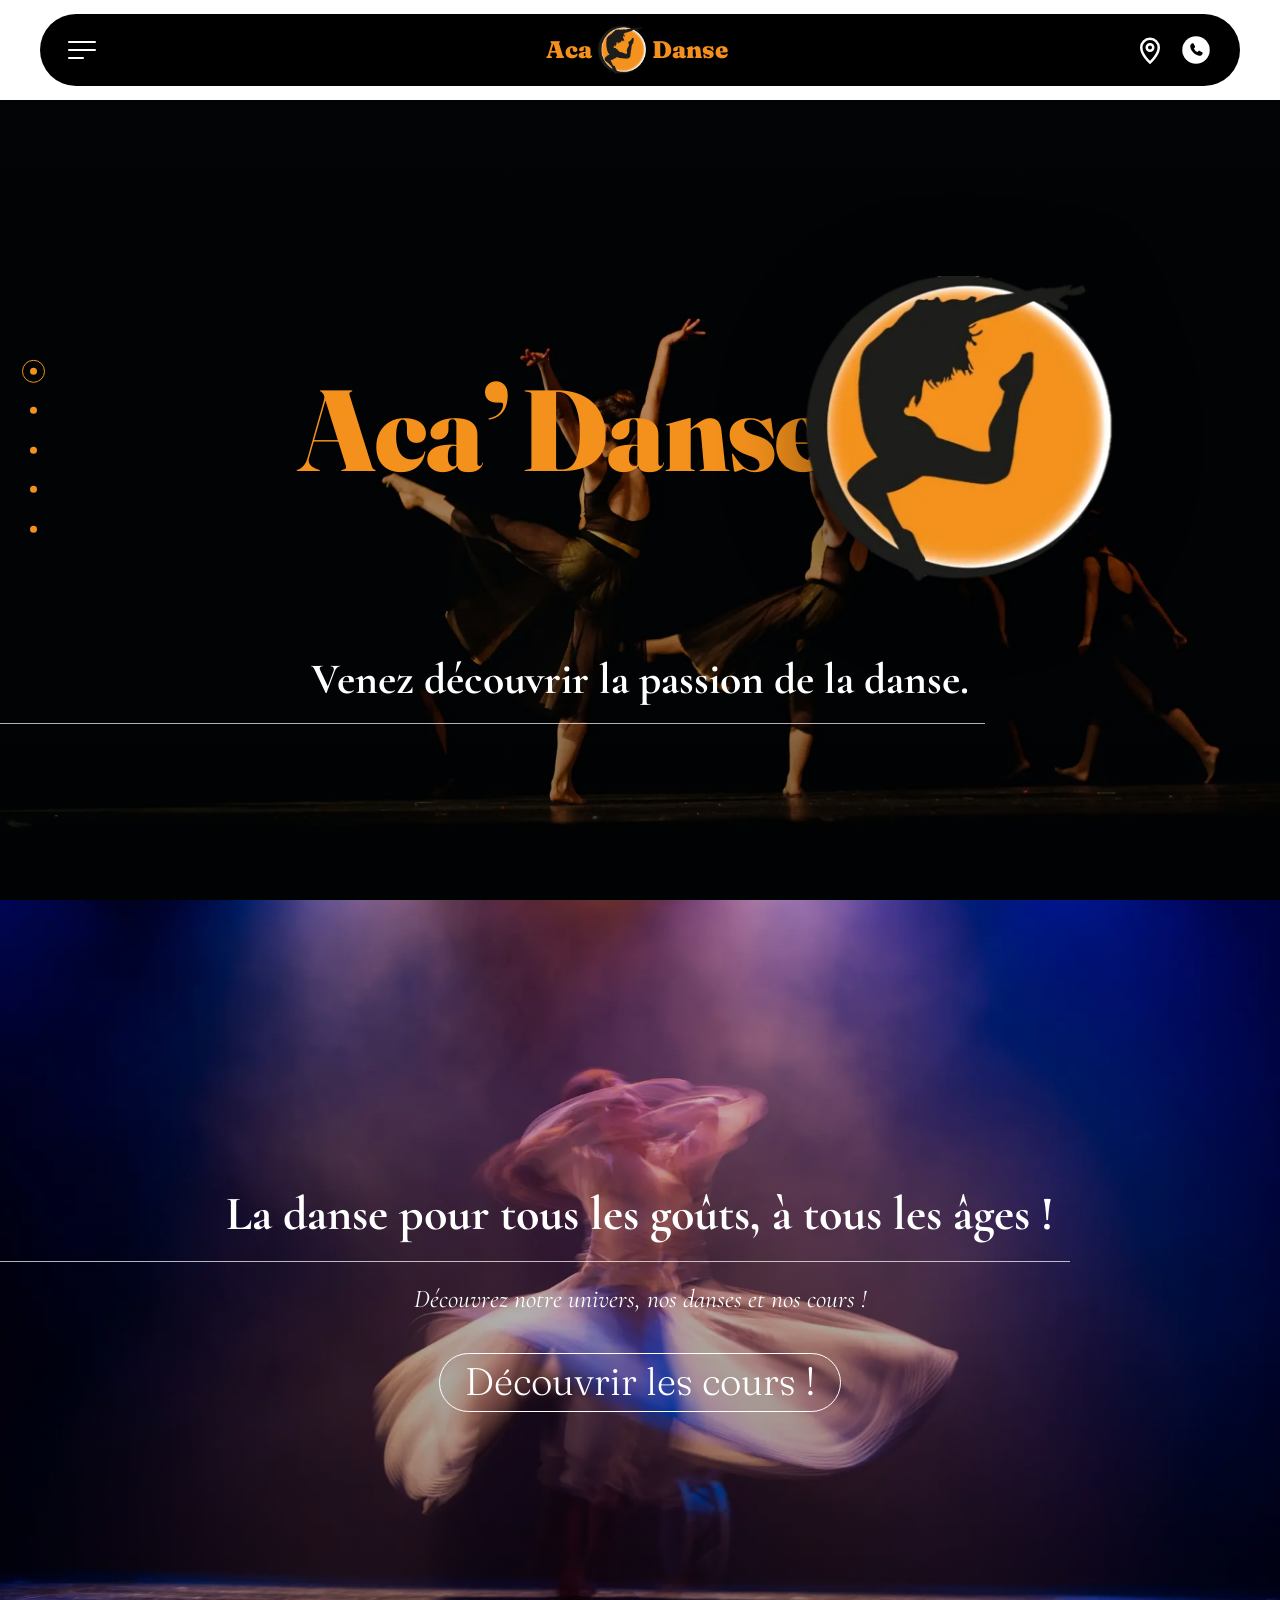
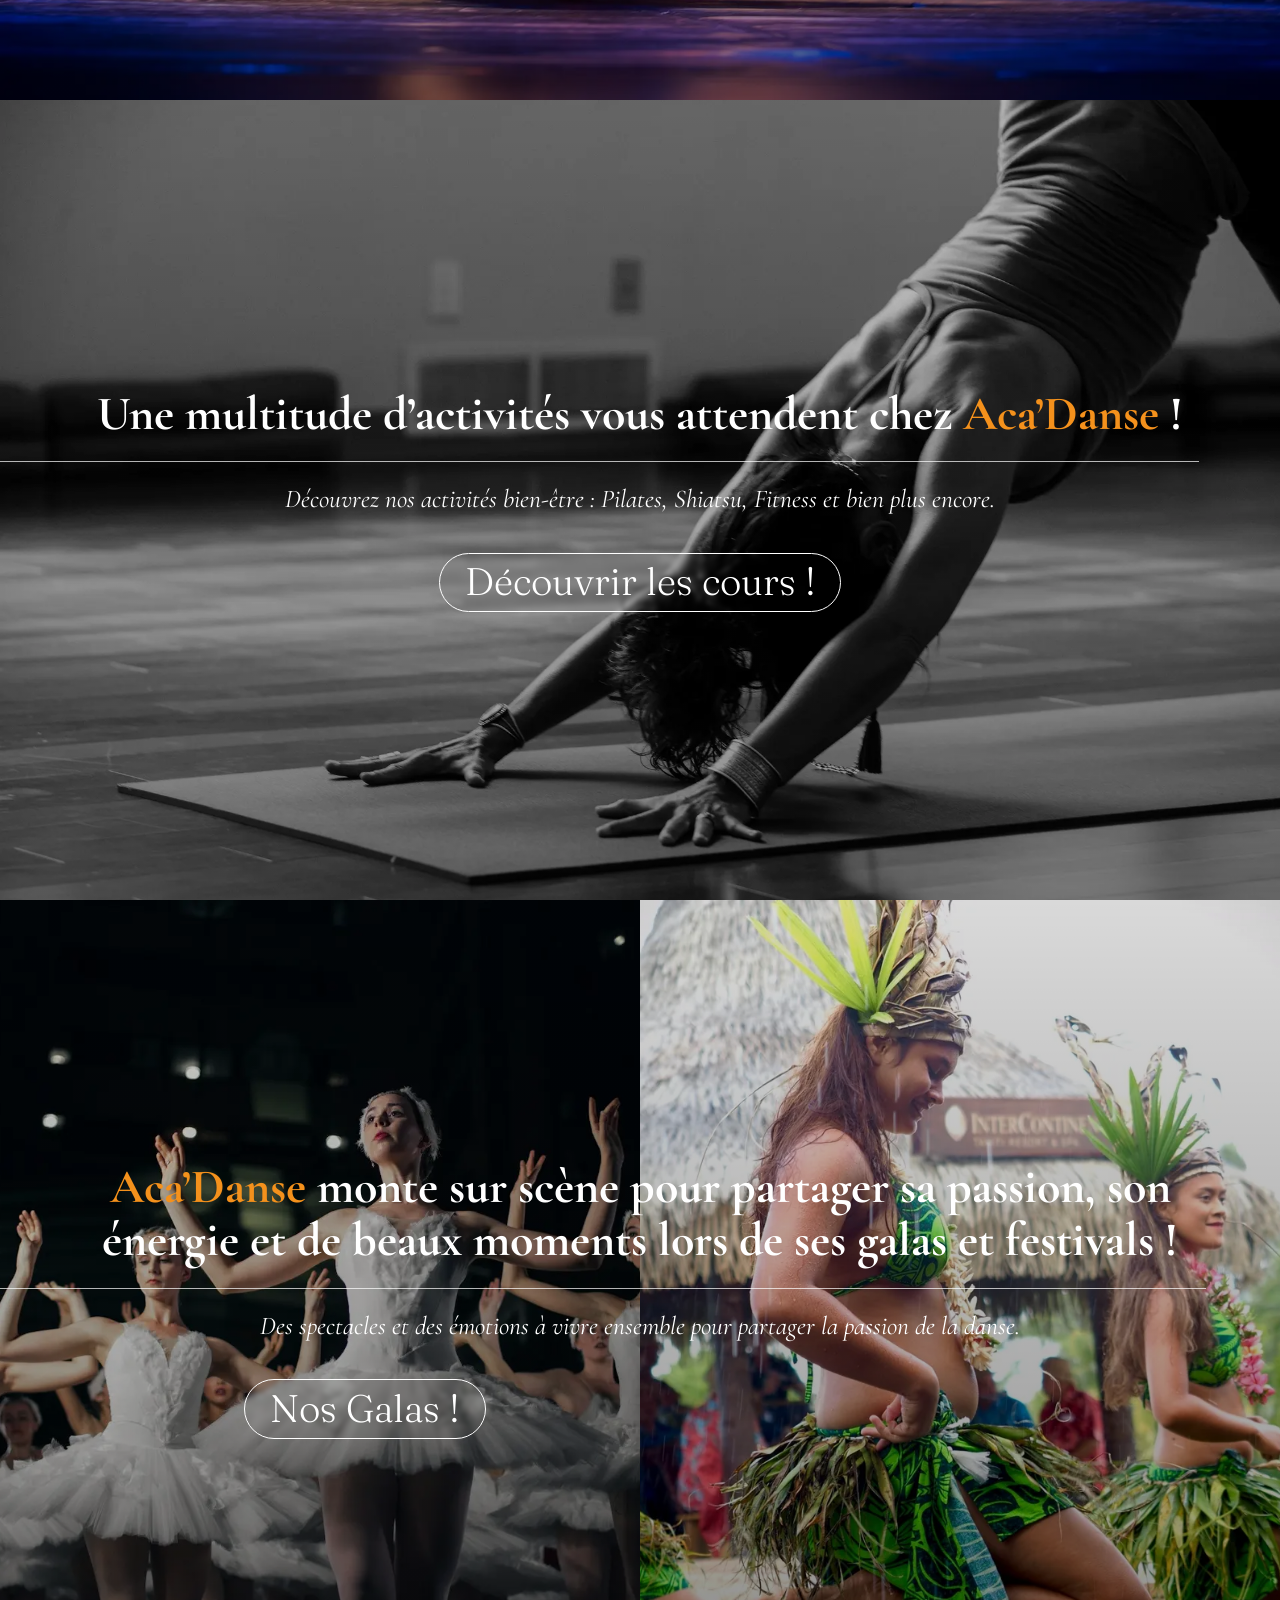
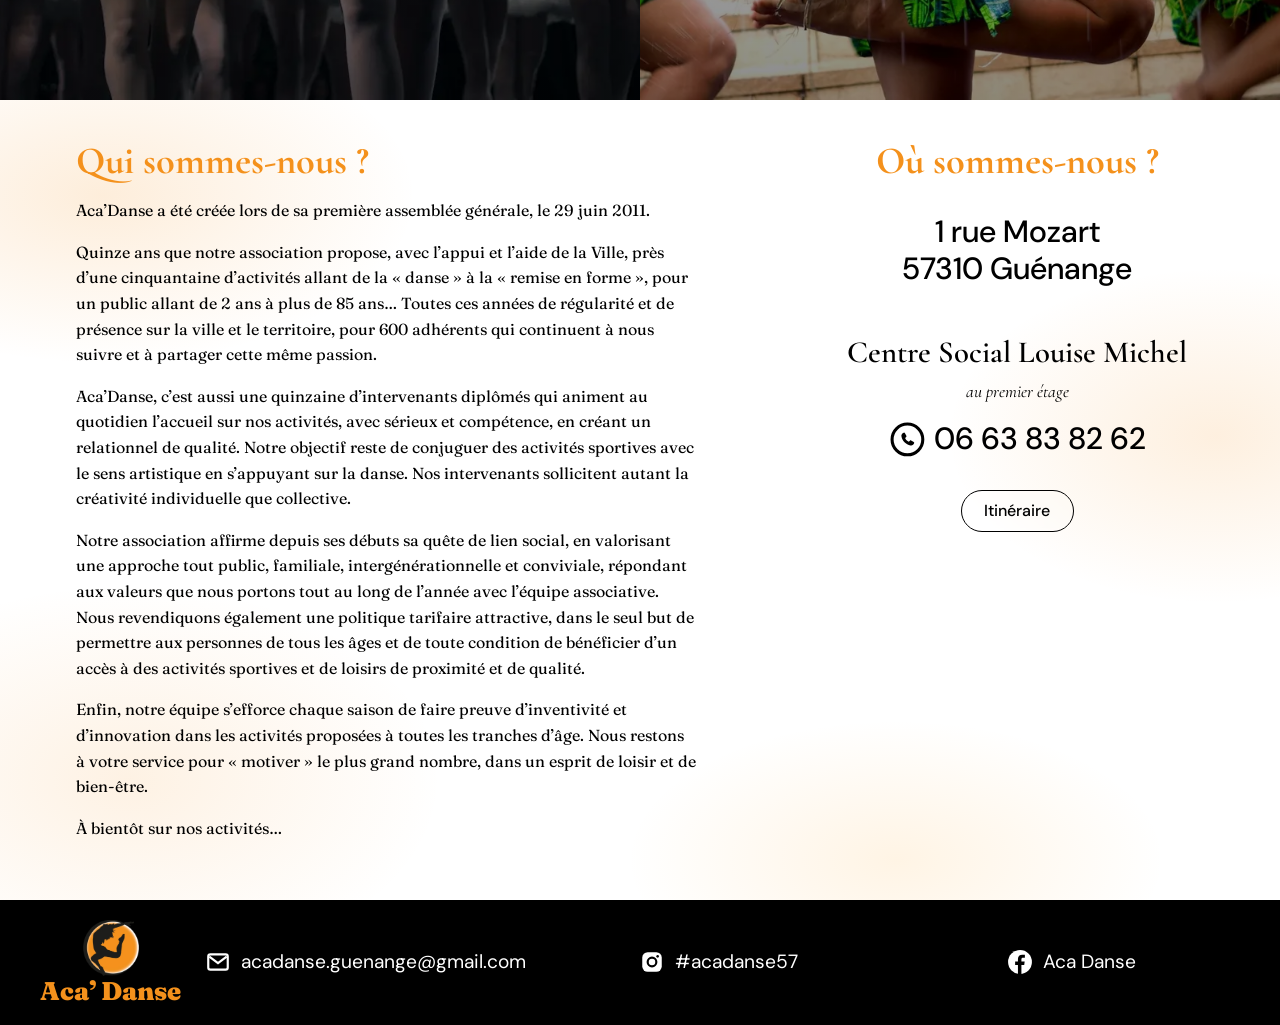
<file: index.html>
<!doctype html>
<html lang="fr">
<head>
  <meta charset="utf-8">
  <meta name="viewport" content="width=device-width, initial-scale=1">
  <title>Aca Danse — Danse, sport &amp; bien-être à Guénange</title>
  <meta name="description" content="Aca Danse : école de danse et activités bien-être à Guénange (57). Classique, modern jazz, hip-hop, K-dance, yoga, pilates, gym… pour tous les âges.">
  <meta name="theme-color" content="#000000">
  <link rel="icon" href="assets/favicon.png">
  <link rel="preconnect" href="https://fonts.googleapis.com">
  <link rel="preconnect" href="https://fonts.gstatic.com" crossorigin>
  <link rel="stylesheet" href="https://fonts.googleapis.com/css2?family=Cormorant+Garamond:ital,wght@0,500;0,600;0,700;1,400&family=DM+Sans:opsz,wght@9..40,400;9..40,500;9..40,700&family=Fraunces:opsz,wght@9..144,300;9..144,400;9..144,700;9..144,900&display=swap">
  <link rel="stylesheet" href="styles.css?v=4">
  <script src="app.js?v=4"></script>
</head>
<body data-page="home">
  <nav class="side-dots" aria-label="Sections"></nav>

  <main id="main">
    <section class="slide hero" id="accueil" data-label="Accueil">
      <img class="slide-bg" src="assets/img/home-hero.webp" alt="" fetchpriority="high">
      <div class="hero-title">
        <h1>Aca’ <span>Danse</span></h1>
        <img class="hero-logo" src="assets/img/logo.webp" alt="" width="320" height="319">
      </div>
      <p class="tagline ruled">Venez découvrir la passion de la danse.</p>
    </section>

    <section class="slide" id="danses" data-label="Danses">
      <img class="slide-bg" src="assets/img/home-danse.webp" alt="" loading="lazy">
      <div class="slide-content">
        <h2 class="ruled reveal">La danse pour tous les goûts, à tous les âges !</h2>
        <p class="sub reveal">Découvrez notre univers, nos danses et nos cours !</p>
        <a class="btn reveal" href="danses.html">Découvrir les cours !</a>
      </div>
    </section>

    <section class="slide" id="activites" data-label="Activités">
      <img class="slide-bg" src="assets/img/home-activites.webp" alt="" loading="lazy">
      <div class="slide-content">
        <h2 class="ruled reveal">Une multitude d’activités vous attendent chez <em>Aca’Danse</em> !</h2>
        <p class="sub reveal">Découvrez nos activités bien-être : Pilates, Shiatsu, Fitness et bien plus encore.</p>
        <a class="btn reveal" href="activites.html">Découvrir les cours !</a>
      </div>
    </section>

    <section class="slide split" id="galas" data-label="Galas et festivals">
      <div class="split-bg">
        <img src="assets/img/home-galas.webp" alt="" loading="lazy">
        <img src="assets/img/home-tahitienne.webp" alt="" loading="lazy">
      </div>
      <div class="slide-content">
        <h2 class="ruled reveal"><em>Aca’Danse</em> monte sur scène pour partager sa passion, son énergie et de beaux moments lors de ses galas et festivals !</h2>
        <p class="sub reveal">Des spectacles et des émotions à vivre ensemble pour partager la passion de la danse.</p>
        <div class="split-ctas">
          <a class="btn reveal" href="galas.html">Nos Galas !</a>
        </div>
      </div>
    </section>

    <section class="slide light about" id="contact" data-label="Qui sommes-nous ?">
      <div class="wrap about-grid">
        <div class="reveal">
          <h2>Qui sommes-nous ?</h2>
          <p>Aca’Danse a été créée lors de sa première assemblée générale, le 29 juin 2011.</p>
          <p>Quinze ans que notre association propose, avec l’appui et l’aide de la Ville, près d’une cinquantaine d’activités allant de la « danse » à la « remise en forme », pour un public allant de 2 ans à plus de 85 ans… Toutes ces années de régularité et de présence sur la ville et le territoire, pour 600 adhérents qui continuent à nous suivre et à partager cette même passion.</p>
          <p>Aca’Danse, c’est aussi une quinzaine d’intervenants diplômés qui animent au quotidien l’accueil sur nos activités, avec sérieux et compétence, en créant un relationnel de qualité. Notre objectif reste de conjuguer des activités sportives avec le sens artistique en s’appuyant sur la danse. Nos intervenants sollicitent autant la créativité individuelle que collective.</p>
          <p>Notre association affirme depuis ses débuts sa quête de lien social, en valorisant une approche tout public, familiale, intergénérationnelle et conviviale, répondant aux valeurs que nous portons tout au long de l’année avec l’équipe associative. Nous revendiquons également une politique tarifaire attractive, dans le seul but de permettre aux personnes de tous les âges et de toute condition de bénéficier d’un accès à des activités sportives et de loisirs de proximité et de qualité.</p>
          <p>Enfin, notre équipe s’efforce chaque saison de faire preuve d’inventivité et d’innovation dans les activités proposées à toutes les tranches d’âge. Nous restons à votre service pour « motiver » le plus grand nombre, dans un esprit de loisir et de bien-être.</p>
          <p>À bientôt sur nos activités…</p>
        </div>
        <address class="where reveal">
          <h2>Où sommes-nous ?</h2>
          <p class="addr">1 rue Mozart<br>57310 Guénange</p>
          <p class="place">Centre Social Louise Michel<br><small>au premier étage</small></p>
          <a class="tel" href="tel:+33663838262"><svg viewBox="0 0 24 24" aria-hidden="true"><circle cx="12" cy="12" r="10" fill="none" stroke="currentColor" stroke-width="2"/><path d="M9.6 7.6c.3-.1.6 0 .8.3l.9 1.7c.1.3.1.6-.1.8l-.7.7c.4 1 1.3 2 2.4 2.4l.7-.7c.2-.2.5-.3.8-.1l1.7.9c.3.2.4.5.3.8-.3 1.1-1.3 1.7-2.4 1.5-3-.5-5.4-2.9-5.9-5.9-.2-1.1.4-2.1 1.5-2.4Z" fill="currentColor"/></svg>06 63 83 82 62</a>
          <a class="btn btn-dark" href="https://www.google.com/maps/search/?api=1&amp;query=Centre+Social+Louise+Michel+1+rue+Mozart+57310+Gu%C3%A9nange" target="_blank" rel="noopener">Itinéraire</a>
        </address>
      </div>
    </section>
  </main>

  <script>init()</script>
</body>
</html>
</file>
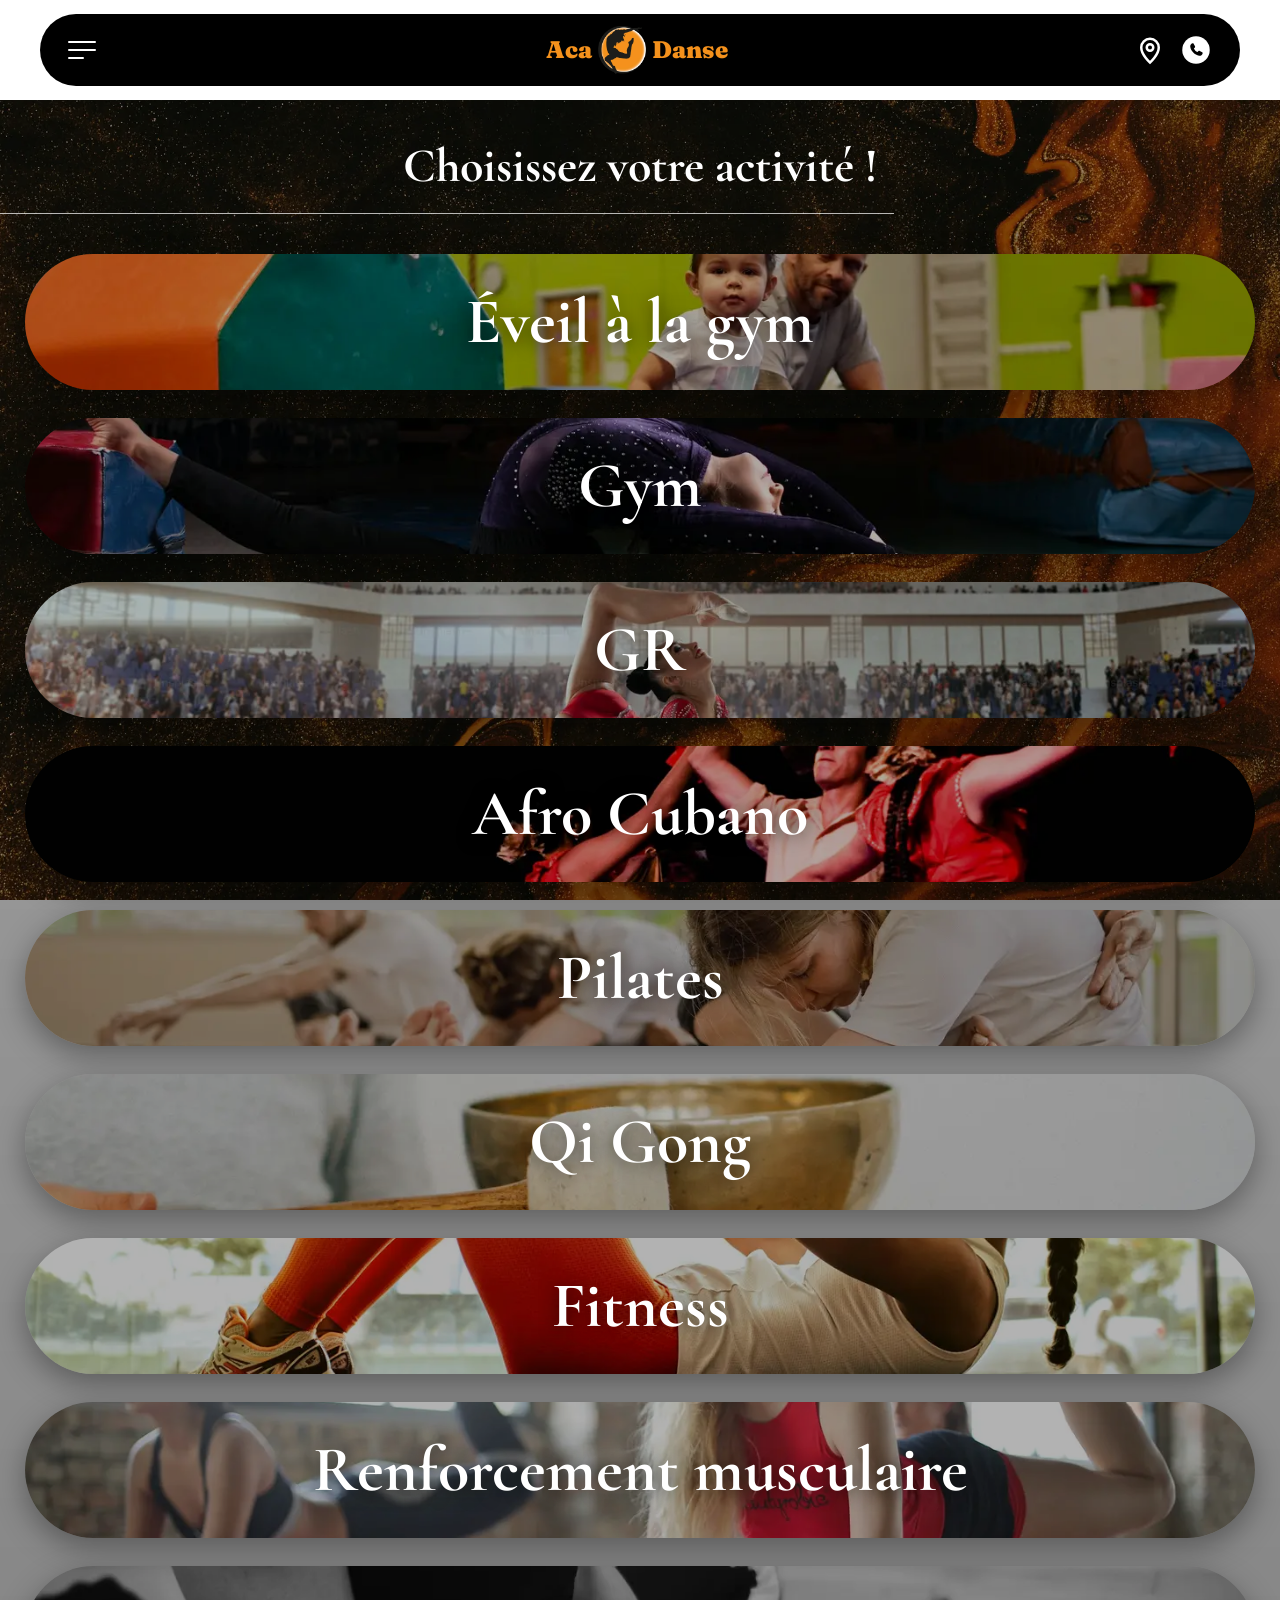
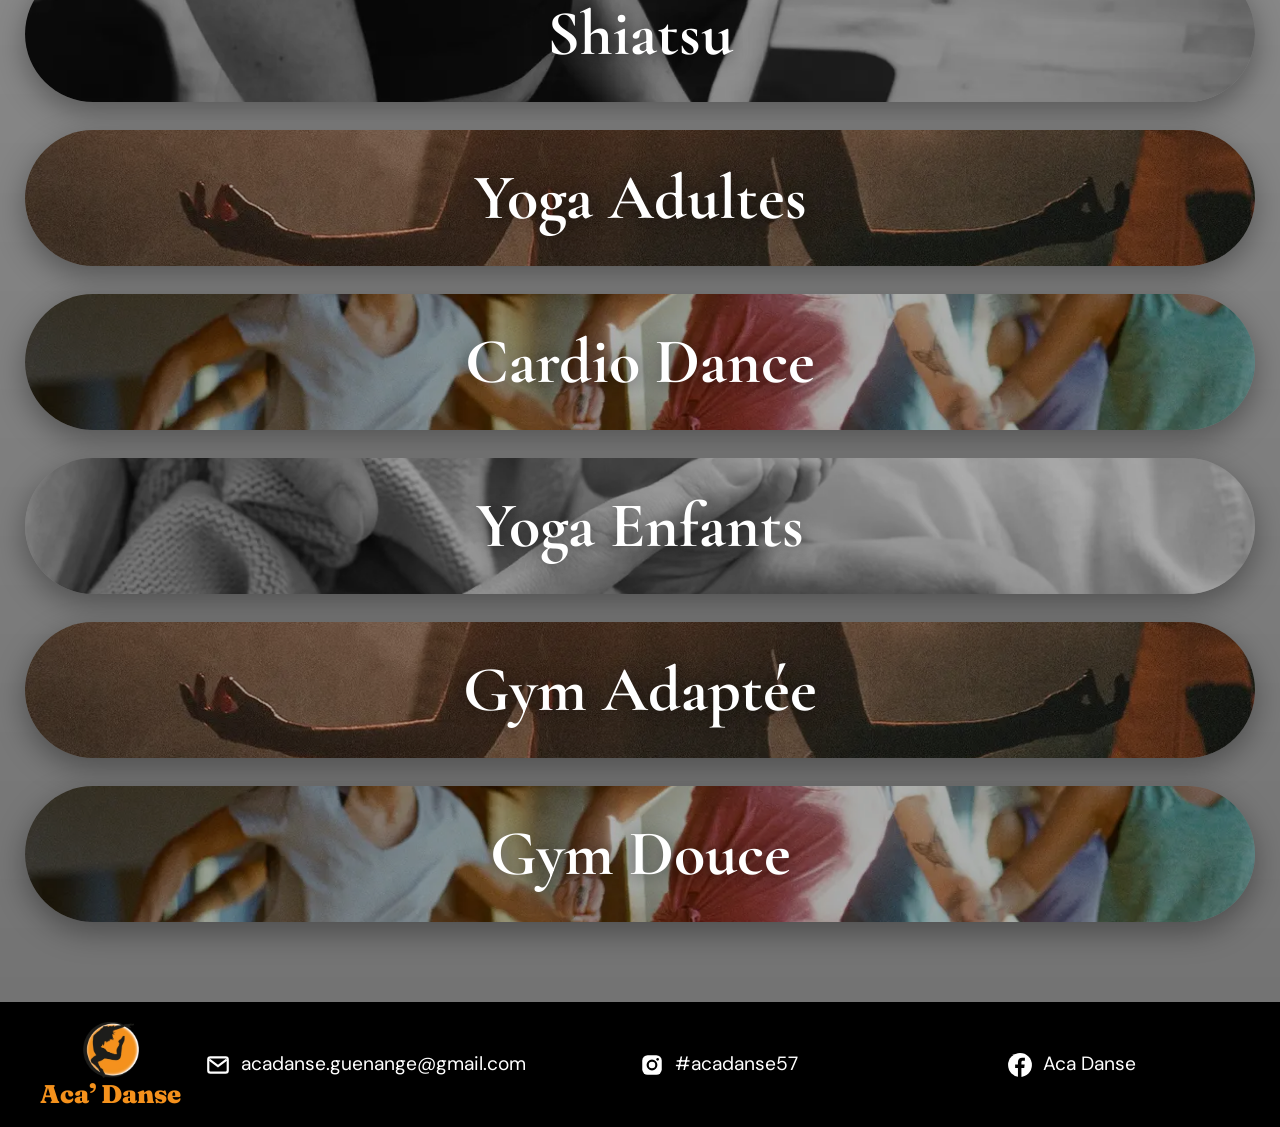
<file: activites.html>
<!doctype html>
<html lang="fr">
<head>
  <meta charset="utf-8">
  <meta name="viewport" content="width=device-width, initial-scale=1">
  <title>Nos activités — Aca Danse</title>
  <meta name="description" content="Éveil à la gym, gym, GR, afro cubano, pilates, qi gong, fitness, renforcement musculaire, shiatsu, yoga adultes et enfants, cardio dance, gym adaptée, gym douce à Guénange.">
  <meta name="theme-color" content="#000000">
  <link rel="icon" href="assets/favicon.png">
  <link rel="preconnect" href="https://fonts.googleapis.com">
  <link rel="preconnect" href="https://fonts.gstatic.com" crossorigin>
  <link rel="stylesheet" href="https://fonts.googleapis.com/css2?family=Cormorant+Garamond:ital,wght@0,500;0,600;0,700;1,400&family=DM+Sans:opsz,wght@9..40,400;9..40,500;9..40,700&family=Fraunces:opsz,wght@9..144,300;9..144,400;9..144,700;9..144,900&display=swap">
  <link rel="stylesheet" href="styles.css?v=4">
  <script src="data.js?v=4"></script>
  <script src="app.js?v=4"></script>
</head>
<body data-page="list" data-kind="activite">
  <main id="main" class="select" style="--bg: url(assets/img/bg-activites.webp)">
    <h1 class="ruled">Choisissez votre activité !</h1>
    <div class="pill-list" id="list"></div>
  </main>
  <script>init()</script>
</body>
</html>
</file>
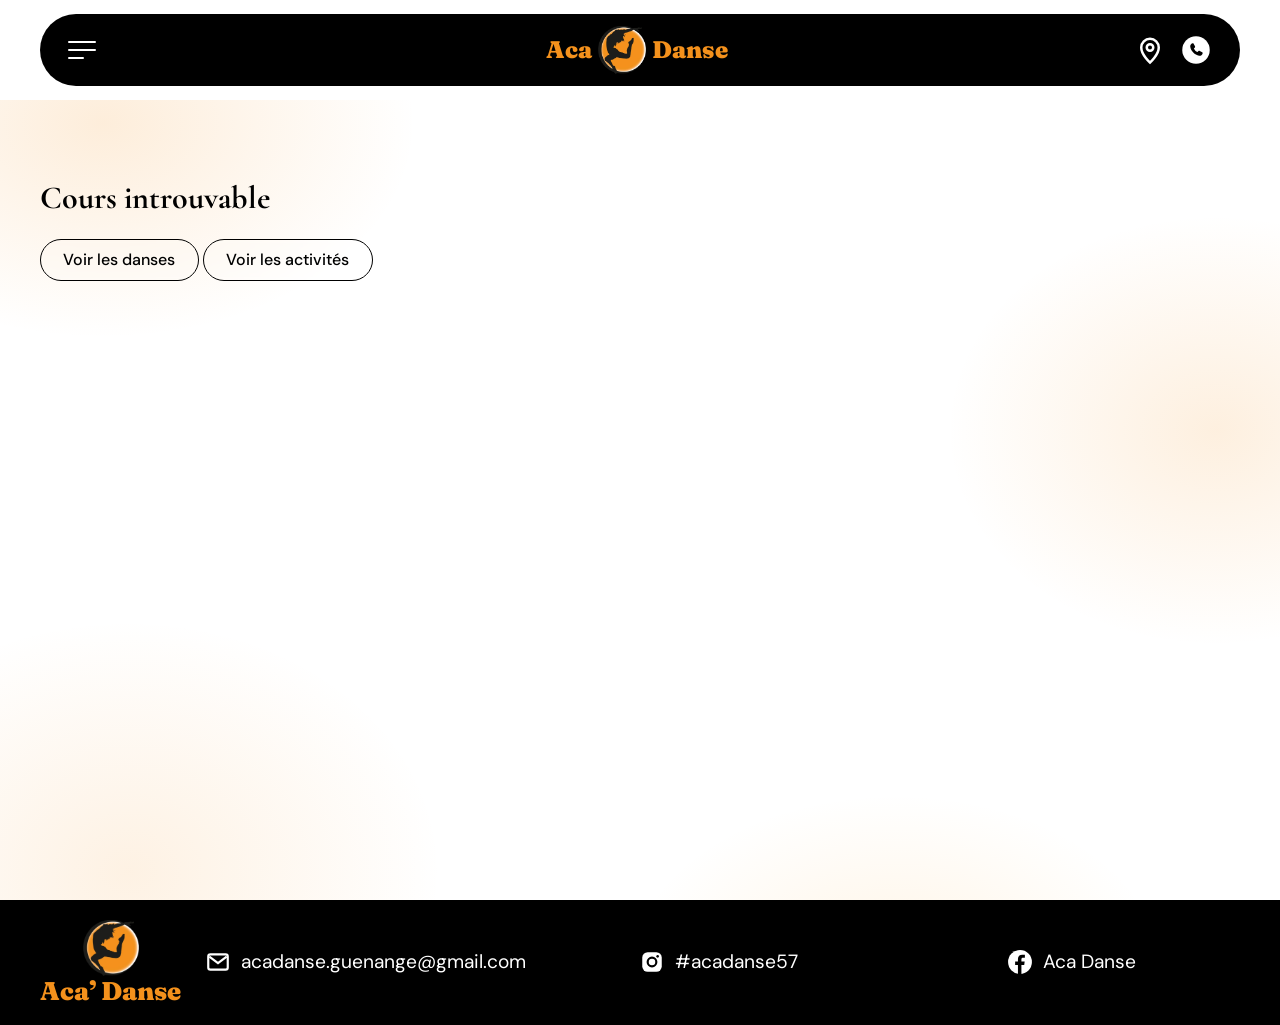
<file: cours.html>
<!doctype html>
<html lang="fr">
<head>
  <meta charset="utf-8">
  <meta name="viewport" content="width=device-width, initial-scale=1">
  <title>Cours — Aca Danse</title>
  <meta name="description" content="Description, professeurs et horaires du cours.">
  <meta name="theme-color" content="#000000">
  <link rel="icon" href="assets/favicon.png">
  <link rel="preconnect" href="https://fonts.googleapis.com">
  <link rel="preconnect" href="https://fonts.gstatic.com" crossorigin>
  <link rel="stylesheet" href="https://fonts.googleapis.com/css2?family=Cormorant+Garamond:ital,wght@0,500;0,600;0,700;1,400&family=DM+Sans:opsz,wght@9..40,400;9..40,500;9..40,700&family=Fraunces:opsz,wght@9..144,300;9..144,400;9..144,700;9..144,900&display=swap">
  <link rel="stylesheet" href="styles.css?v=4">
  <script src="data.js?v=4"></script>
  <script src="app.js?v=4"></script>
</head>
<body data-page="cours" class="light">
  <main id="main" class="page"></main>
  <script>init()</script>
</body>
</html>
</file>
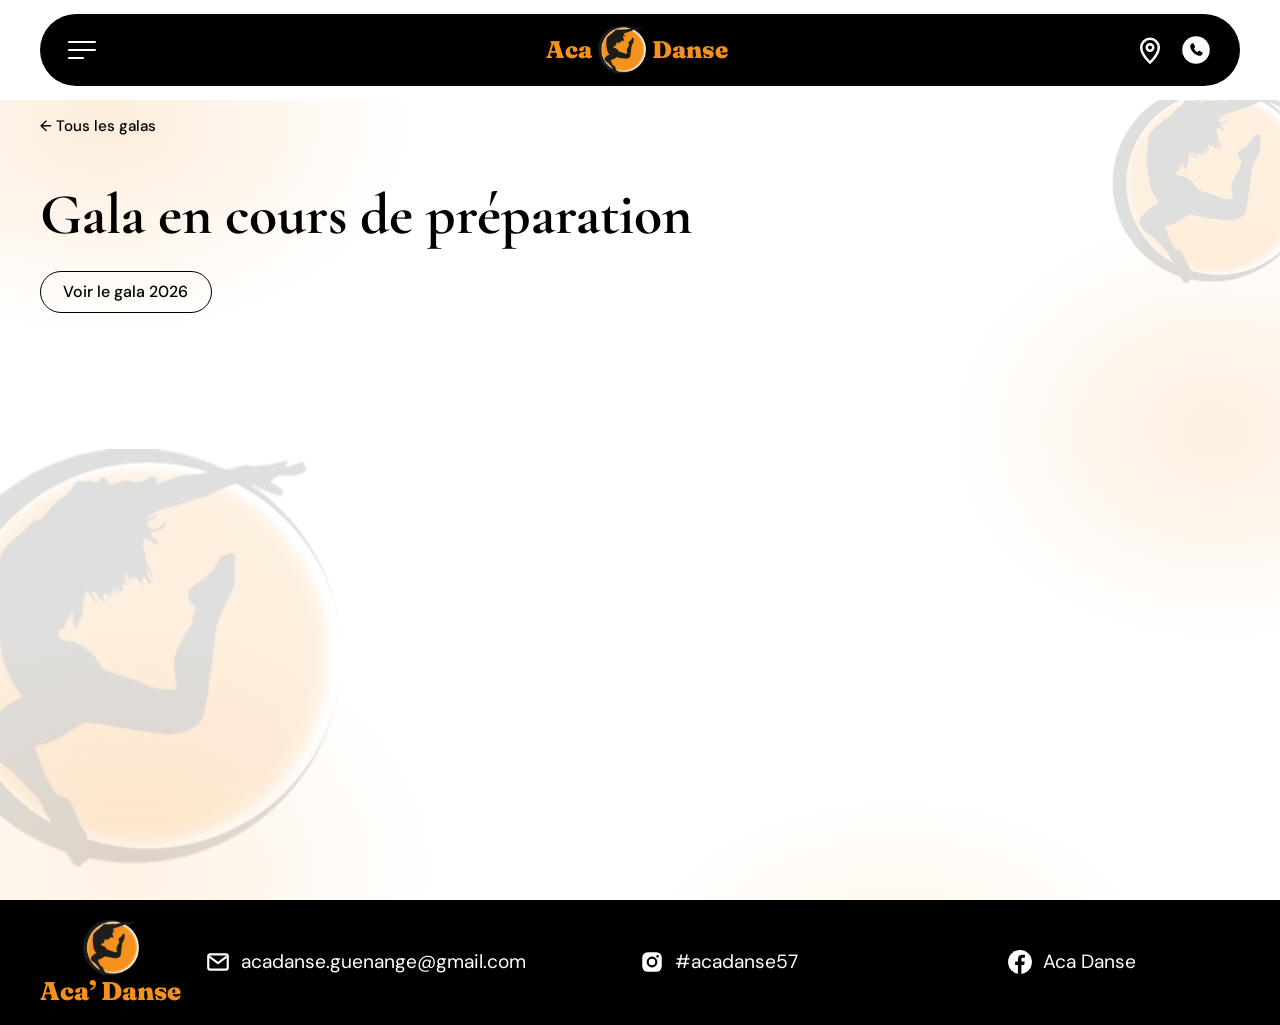
<file: gala-2024.html>
<!doctype html>
<html lang="fr">
<head>
  <meta charset="utf-8">
  <meta name="viewport" content="width=device-width, initial-scale=1">
  <title>Gala 2024 — Aca Danse</title>
  <meta name="description" content="La page du gala 2024 d’Aca Danse est en cours de préparation.">
  <meta name="theme-color" content="#000000">
  <link rel="icon" href="assets/favicon.png">
  <link rel="preconnect" href="https://fonts.googleapis.com">
  <link rel="preconnect" href="https://fonts.gstatic.com" crossorigin>
  <link rel="stylesheet" href="https://fonts.googleapis.com/css2?family=Cormorant+Garamond:ital,wght@0,500;0,600;0,700;1,400&family=DM+Sans:opsz,wght@9..40,400;9..40,500;9..40,700&family=Fraunces:opsz,wght@9..144,300;9..144,400;9..144,700;9..144,900&display=swap">
  <link rel="stylesheet" href="styles.css?v=4">
  <script src="app.js?v=4"></script>
</head>
<body data-page="gala" class="light">
  <main id="main" class="page galas">
    <div class="wrap gala-soon">
      <a class="back" href="galas.html">← Tous les galas</a>
      <h1>Gala en cours de préparation</h1>
      <a class="btn btn-dark" href="gala-2026.html">Voir le gala 2026</a>
    </div>
  </main>
  <script>init()</script>
</body>
</html>
</file>
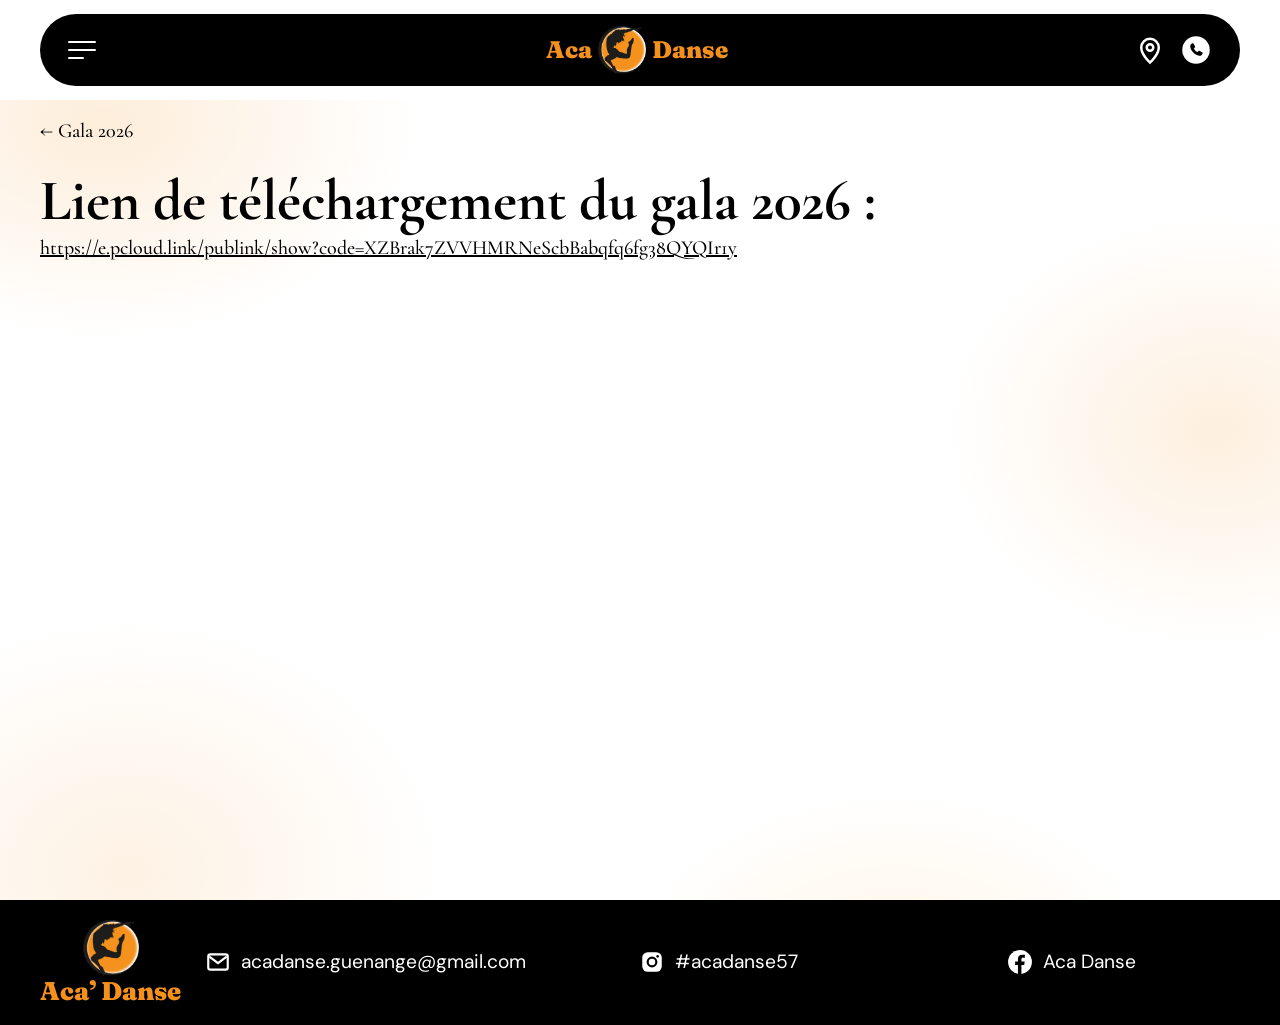
<file: gala-2026-telechargement.html>
<!doctype html>
<html lang="fr">
<head>
  <meta charset="utf-8">
  <meta name="viewport" content="width=device-width, initial-scale=1">
  <title>Télécharger le gala 2026 — Aca Danse</title>
  <meta name="description" content="Lien de téléchargement de la version complète du gala 2026 d’Aca Danse.">
  <meta name="theme-color" content="#000000">
  <link rel="icon" href="assets/favicon.png">
  <link rel="preconnect" href="https://fonts.googleapis.com">
  <link rel="preconnect" href="https://fonts.gstatic.com" crossorigin>
  <link rel="stylesheet" href="https://fonts.googleapis.com/css2?family=Cormorant+Garamond:ital,wght@0,500;0,600;0,700;1,400&family=DM+Sans:opsz,wght@9..40,400;9..40,500;9..40,700&family=Fraunces:opsz,wght@9..144,300;9..144,400;9..144,700;9..144,900&display=swap">
  <link rel="stylesheet" href="styles.css?v=4">
  <script src="app.js?v=4"></script>
</head>
<body data-page="gala" class="light">
  <main id="main" class="page download">
    <div class="wrap">
      <a class="back" href="gala-2026.html">← Gala 2026</a>
      <h1>Lien de téléchargement du gala 2026 :</h1>
      <p><a href="https://e.pcloud.link/publink/show?code=XZBrak7ZVVHMRNeScbBabqfq6fg38QYQIr1y" target="_blank" rel="noopener">https://e.pcloud.link/publink/show?code=XZBrak7ZVVHMRNeScbBabqfq6fg38QYQIr1y</a></p>
    </div>
  </main>
  <script>init()</script>
</body>
</html>
</file>
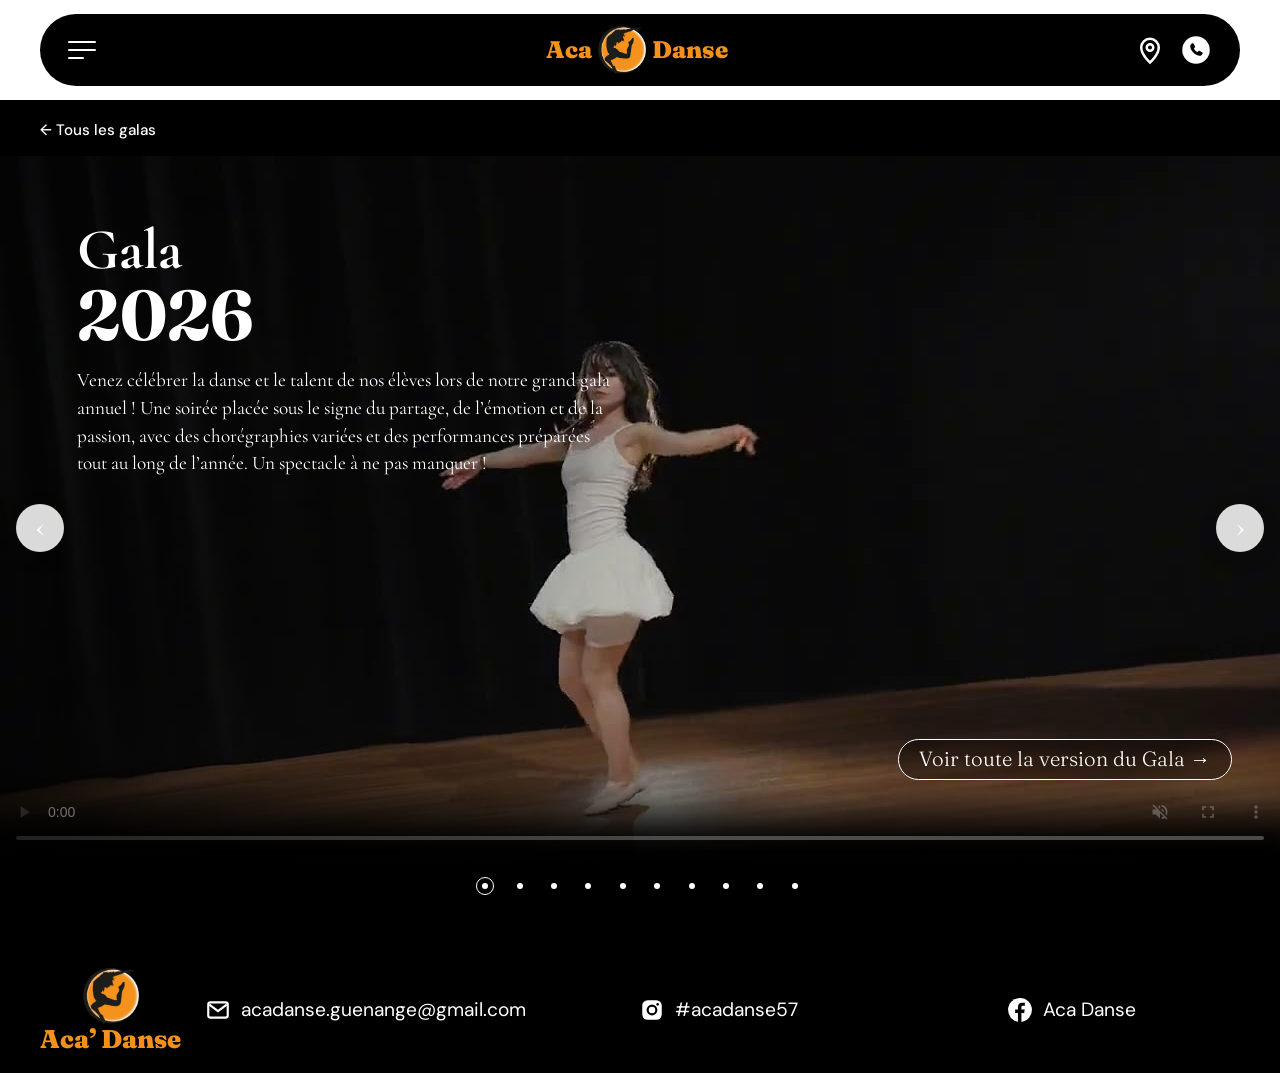
<file: gala-2026.html>
<!doctype html>
<html lang="fr">
<head>
  <meta charset="utf-8">
  <meta name="viewport" content="width=device-width, initial-scale=1">
  <title>Gala 2026 — Aca Danse</title>
  <meta name="description" content="Le gala 2026 d’Aca Danse en vidéo : danse classique, tahitienne, modern jazz, hip-hop, Bollywood, heels, danse africaine…">
  <meta name="theme-color" content="#000000">
  <link rel="icon" href="assets/favicon.png">
  <link rel="preconnect" href="https://fonts.googleapis.com">
  <link rel="preconnect" href="https://fonts.gstatic.com" crossorigin>
  <link rel="stylesheet" href="https://fonts.googleapis.com/css2?family=Cormorant+Garamond:ital,wght@0,500;0,600;0,700;1,400&family=DM+Sans:opsz,wght@9..40,400;9..40,500;9..40,700&family=Fraunces:opsz,wght@9..144,300;9..144,400;9..144,700;9..144,900&display=swap">
  <link rel="stylesheet" href="styles.css?v=4">
  <script src="app.js?v=4"></script>
</head>
<body data-page="gala">
  <main id="main" class="gala-page">
    <div class="wrap">
      <a class="back" href="galas.html">← Tous les galas</a>
      <h1 class="visually-hidden">Gala 2026</h1>
    </div>
    <!-- ponytail: une vidéo par diapositive ; seule celle affichée est chargée et lue (sans le son, comme un fond animé). -->
    <section class="carousel show" aria-label="Vidéos du gala 2026">
      <button class="arrow" type="button" data-dir="-1" aria-label="Vidéo précédente">‹</button>
      <div class="track">
        <figure class="scene scene-intro">
          <video src="assets/video/gala-2026-01.mp4" poster="assets/video/gala-2026-01.jpg" preload="none" controls muted playsinline loop aria-label="Gala 2026, ouverture"></video>
          <figcaption class="scene-text">
            <h2>Gala <strong>2026</strong></h2>
            <p>Venez célébrer la danse et le talent de nos élèves lors de notre grand gala annuel ! Une soirée placée sous le signe du partage, de l’émotion et de la passion, avec des chorégraphies variées et des performances préparées tout au long de l’année. Un spectacle à ne pas manquer !</p>
          </figcaption>
        </figure>
        <figure class="scene scene-intro">
          <video src="assets/video/gala-2026-02.mp4" poster="assets/video/gala-2026-02.jpg" preload="none" controls muted playsinline loop aria-label="Gala 2026, ouverture (suite)"></video>
          <figcaption class="scene-text" aria-hidden="true">
            <h2>Gala <strong>2026</strong></h2>
            <p>Venez célébrer la danse et le talent de nos élèves lors de notre grand gala annuel ! Une soirée placée sous le signe du partage, de l’émotion et de la passion, avec des chorégraphies variées et des performances préparées tout au long de l’année. Un spectacle à ne pas manquer !</p>
          </figcaption>
        </figure>
        <figure class="scene">
          <video src="assets/video/gala-2026-03.mp4" poster="assets/video/gala-2026-03.jpg" preload="none" controls muted playsinline loop aria-label="Danse Classique"></video>
          <figcaption class="scene-text"><h2>Danse Classique</h2></figcaption>
        </figure>
        <figure class="scene">
          <video src="assets/video/gala-2026-04.mp4" poster="assets/video/gala-2026-04.jpg" preload="none" controls muted playsinline loop aria-label="Danse Tahitienne"></video>
          <figcaption class="scene-text"><h2>Danse Tahitienne</h2></figcaption>
        </figure>
        <figure class="scene">
          <video src="assets/video/gala-2026-05.mp4" poster="assets/video/gala-2026-05.jpg" preload="none" controls muted playsinline loop aria-label="Modern Jazz"></video>
          <figcaption class="scene-text"><h2>Modern Jazz</h2></figcaption>
        </figure>
        <figure class="scene">
          <video src="assets/video/gala-2026-06.mp4" poster="assets/video/gala-2026-06.jpg" preload="none" controls muted playsinline loop aria-label="Dance Hall / Hip-Hop"></video>
          <figcaption class="scene-text"><h2>Dance Hall / Hip-Hop</h2></figcaption>
        </figure>
        <figure class="scene">
          <video src="assets/video/gala-2026-07.mp4" poster="assets/video/gala-2026-07.jpg" preload="none" controls muted playsinline loop aria-label="Bollywood"></video>
          <figcaption class="scene-text"><h2>Bollywood</h2></figcaption>
        </figure>
        <figure class="scene">
          <video src="assets/video/gala-2026-08.mp4" poster="assets/video/gala-2026-08.jpg" preload="none" controls muted playsinline loop aria-label="Heels Dance"></video>
          <figcaption class="scene-text"><h2>Heels Dance</h2></figcaption>
        </figure>
        <figure class="scene">
          <video src="assets/video/gala-2026-09.mp4" poster="assets/video/gala-2026-09.jpg" preload="none" controls muted playsinline loop aria-label="Danse Africaine"></video>
          <figcaption class="scene-text"><h2>Danse Africaine</h2></figcaption>
        </figure>
        <figure class="scene">
          <video src="assets/video/gala-2026-10.mp4" poster="assets/video/gala-2026-10.jpg" preload="none" controls muted playsinline loop aria-label="Un saxophoniste seul sur scène"></video>
        </figure>
      </div>
      <p class="show-cta"><a class="btn" href="gala-2026-telechargement.html">Voir toute la version du Gala →</a></p>
      <button class="arrow" type="button" data-dir="1" aria-label="Vidéo suivante">›</button>
      <div class="dots"></div>
    </section>
  </main>
  <script>init()</script>
</body>
</html>
</file>
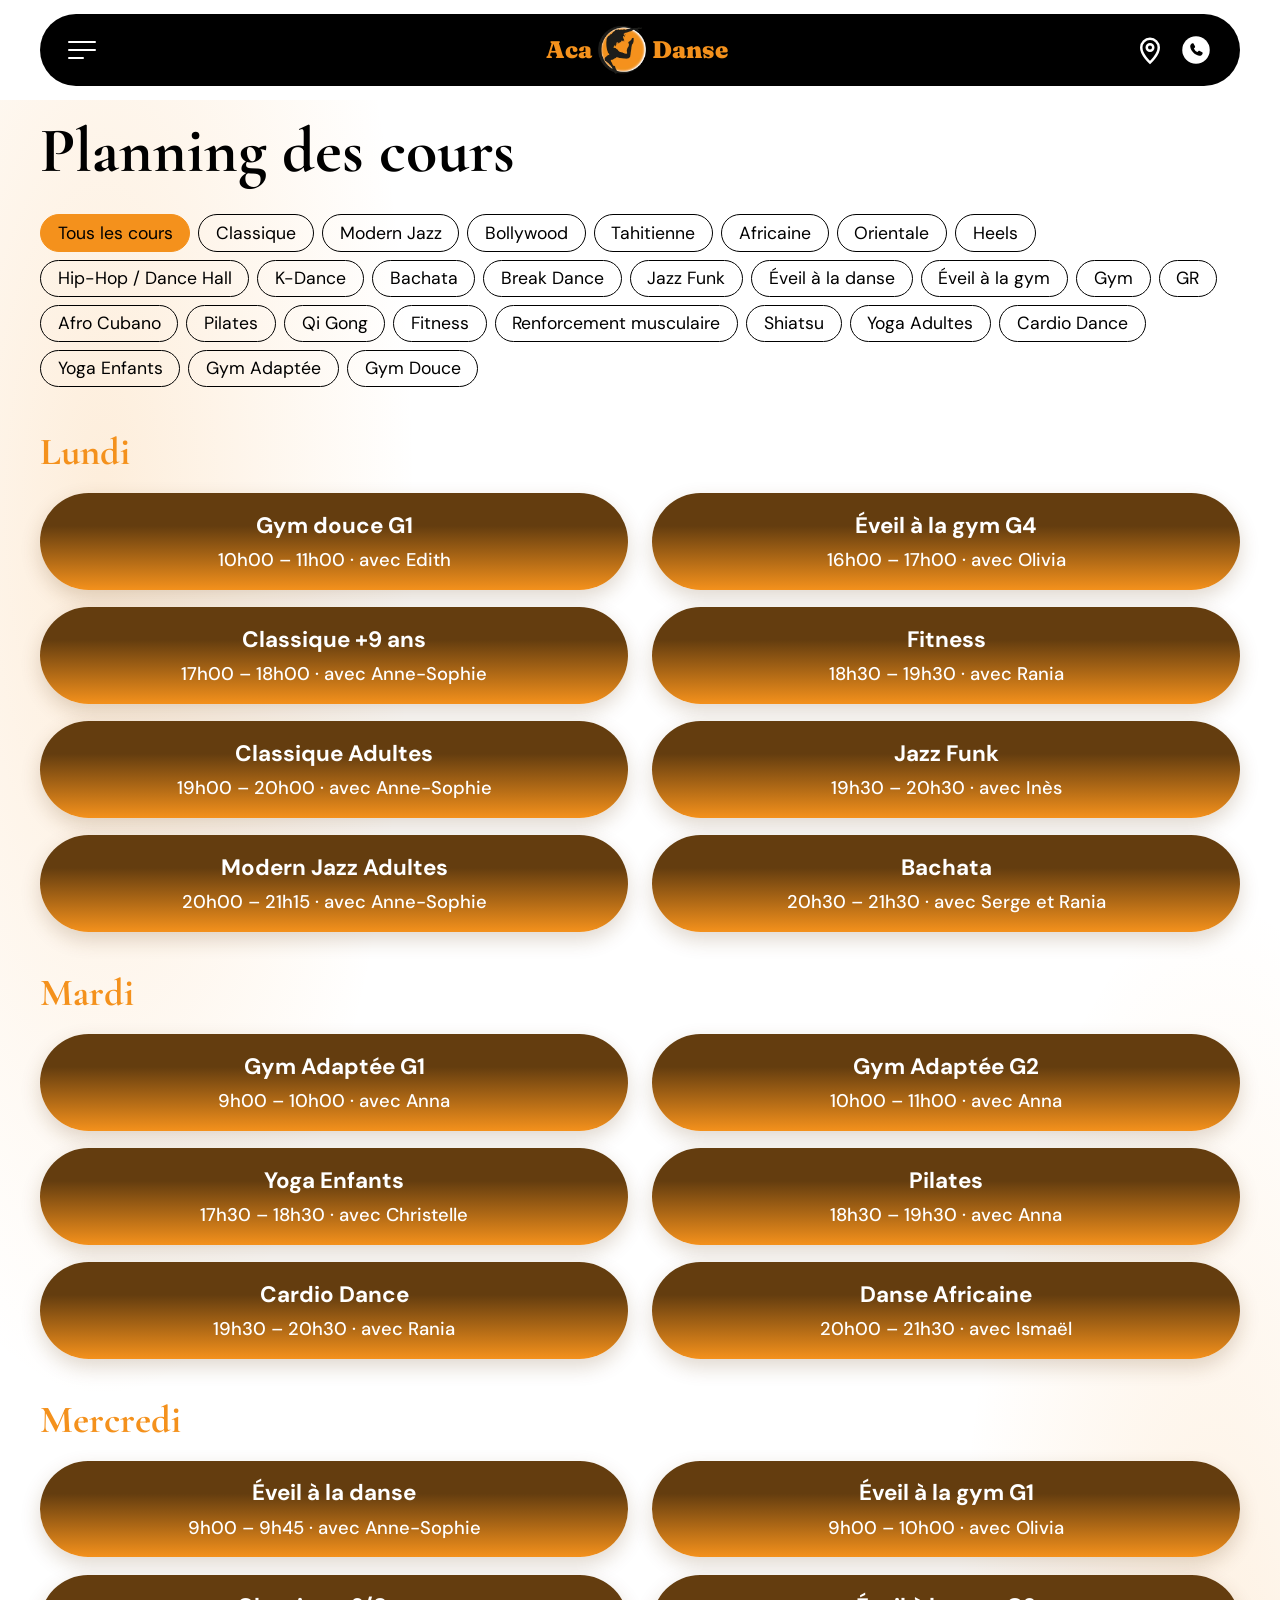
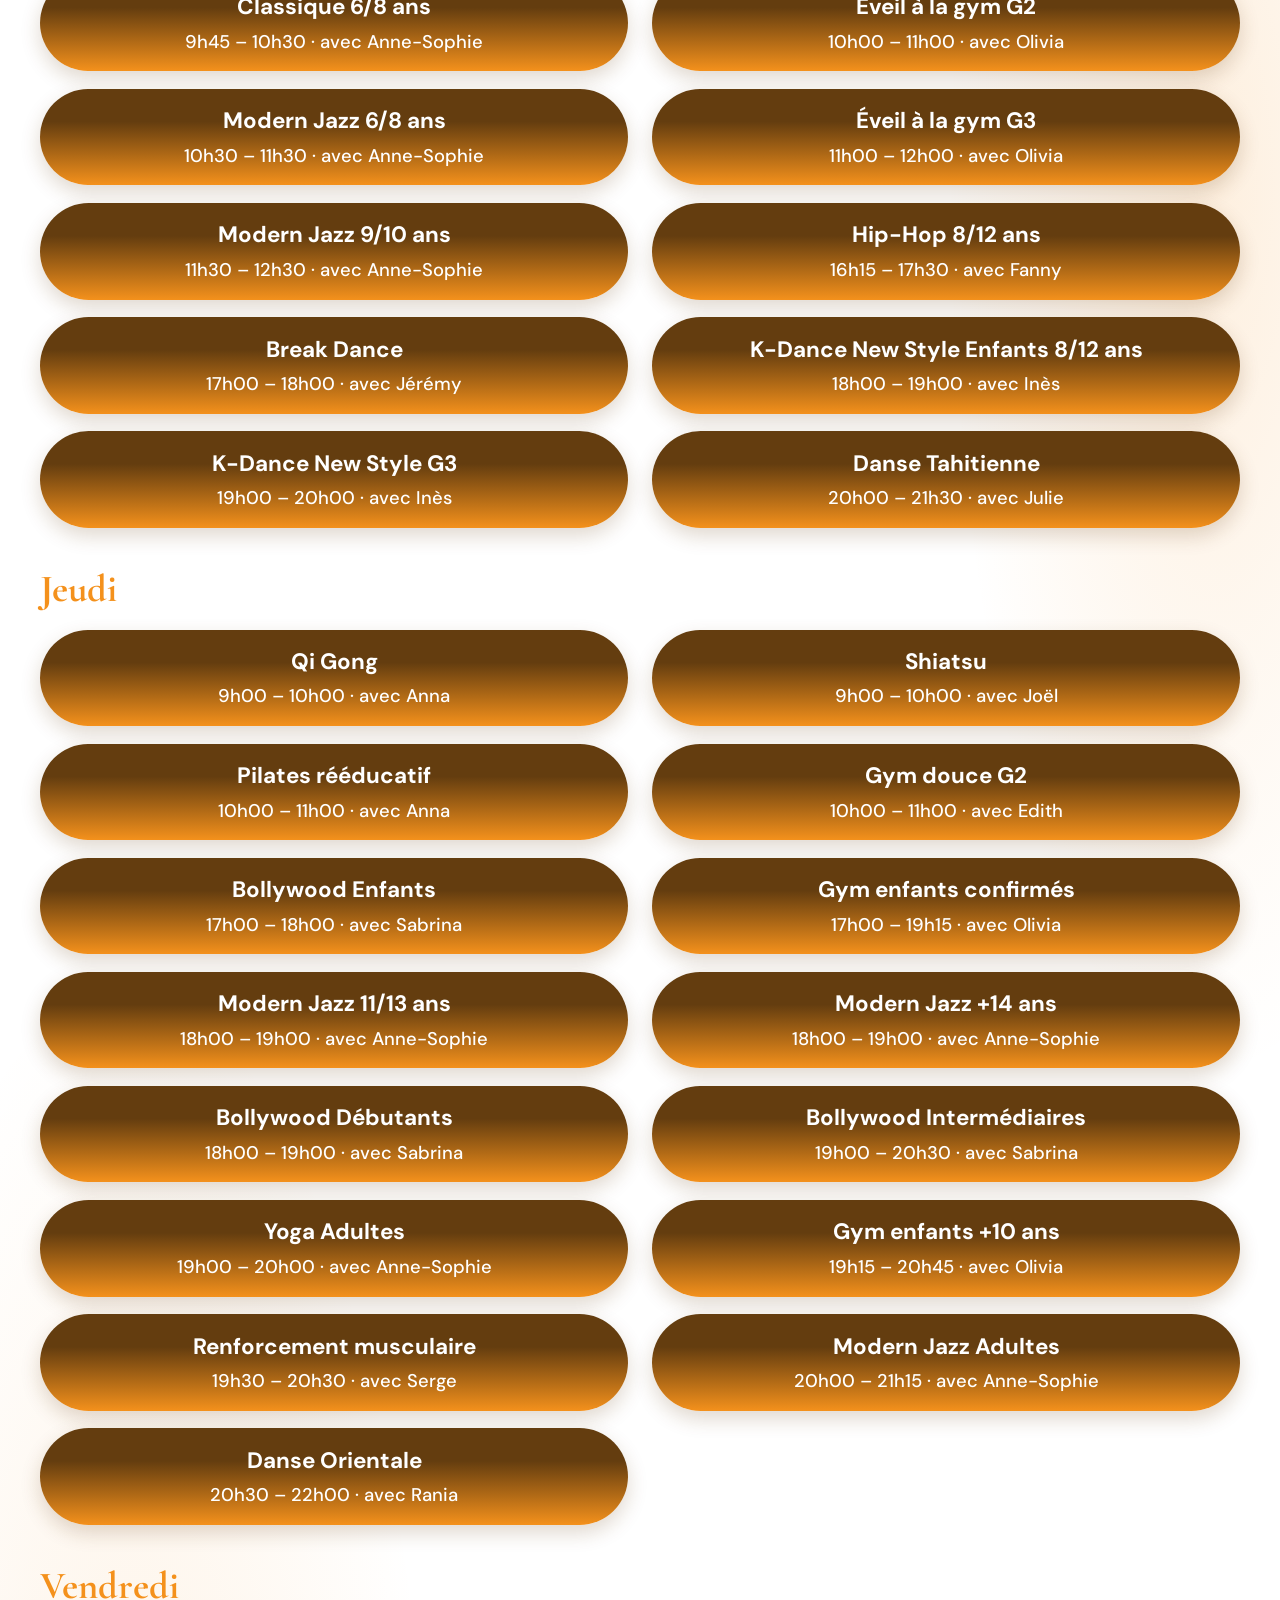
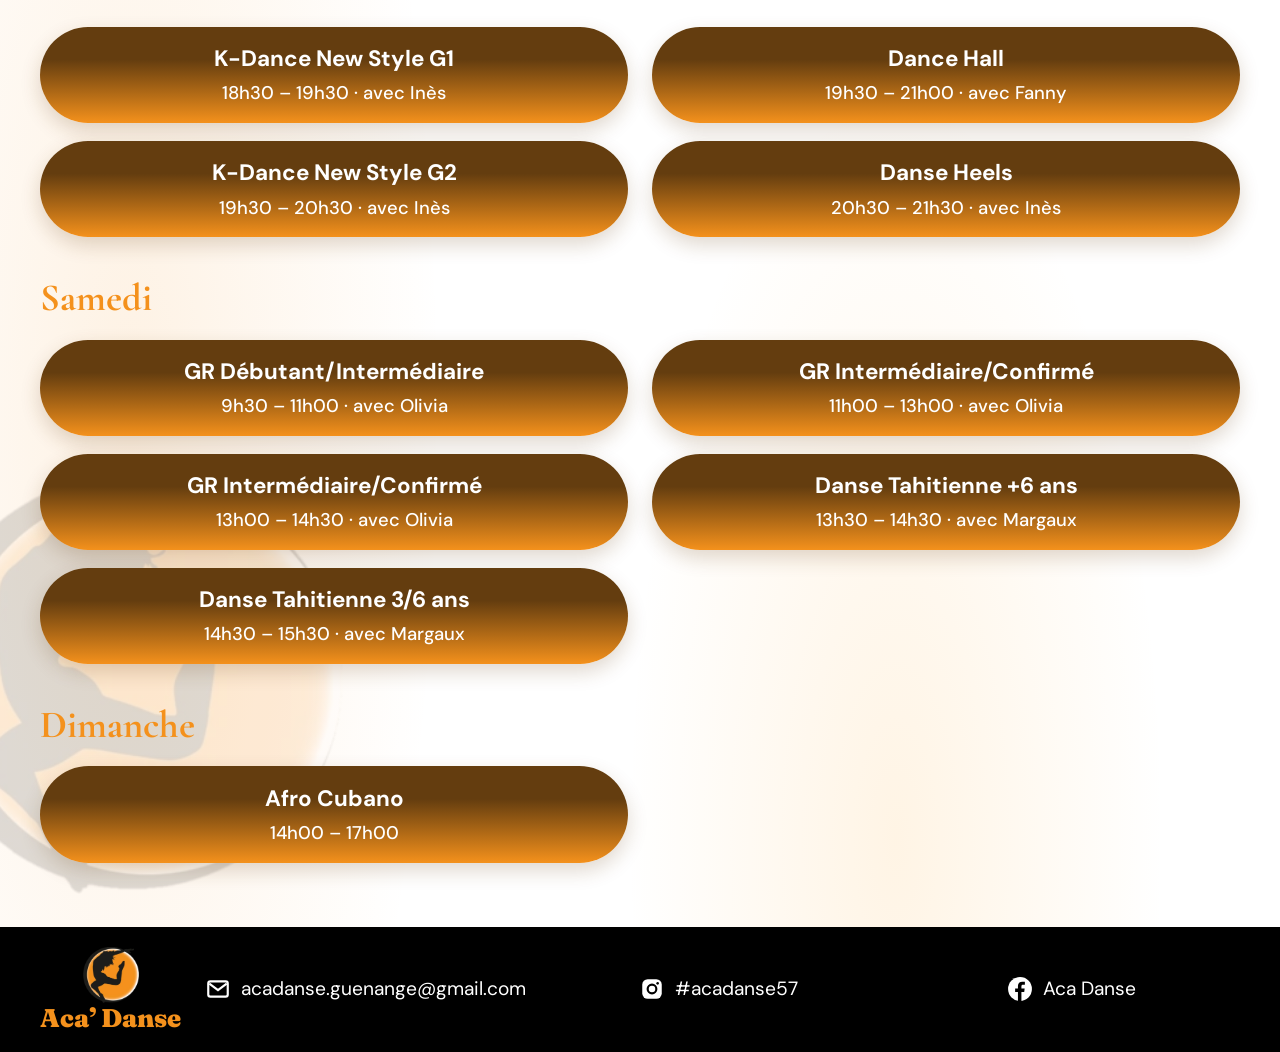
<file: planning.html>
<!doctype html>
<html lang="fr">
<head>
  <meta charset="utf-8">
  <meta name="viewport" content="width=device-width, initial-scale=1">
  <title>Planning des cours — Aca Danse</title>
  <meta name="description" content="Tous les horaires des cours de danse et activités d’Aca Danse, jour par jour.">
  <meta name="theme-color" content="#000000">
  <link rel="icon" href="assets/favicon.png">
  <link rel="preconnect" href="https://fonts.googleapis.com">
  <link rel="preconnect" href="https://fonts.gstatic.com" crossorigin>
  <link rel="stylesheet" href="https://fonts.googleapis.com/css2?family=Cormorant+Garamond:ital,wght@0,500;0,600;0,700;1,400&family=DM+Sans:opsz,wght@9..40,400;9..40,500;9..40,700&family=Fraunces:opsz,wght@9..144,300;9..144,400;9..144,700;9..144,900&display=swap">
  <link rel="stylesheet" href="styles.css?v=4">
  <script src="data.js?v=4"></script>
  <script src="app.js?v=4"></script>
</head>
<body data-page="planning" class="light">
  <main id="main" class="page planning">
    <div class="wrap">
      <h1>Planning des cours</h1>
      <nav class="chips" aria-label="Choisir un cours"></nav>
      <div id="sessions" aria-live="polite"></div>
    </div>
  </main>
  <script>init()</script>
</body>
</html>
</file>
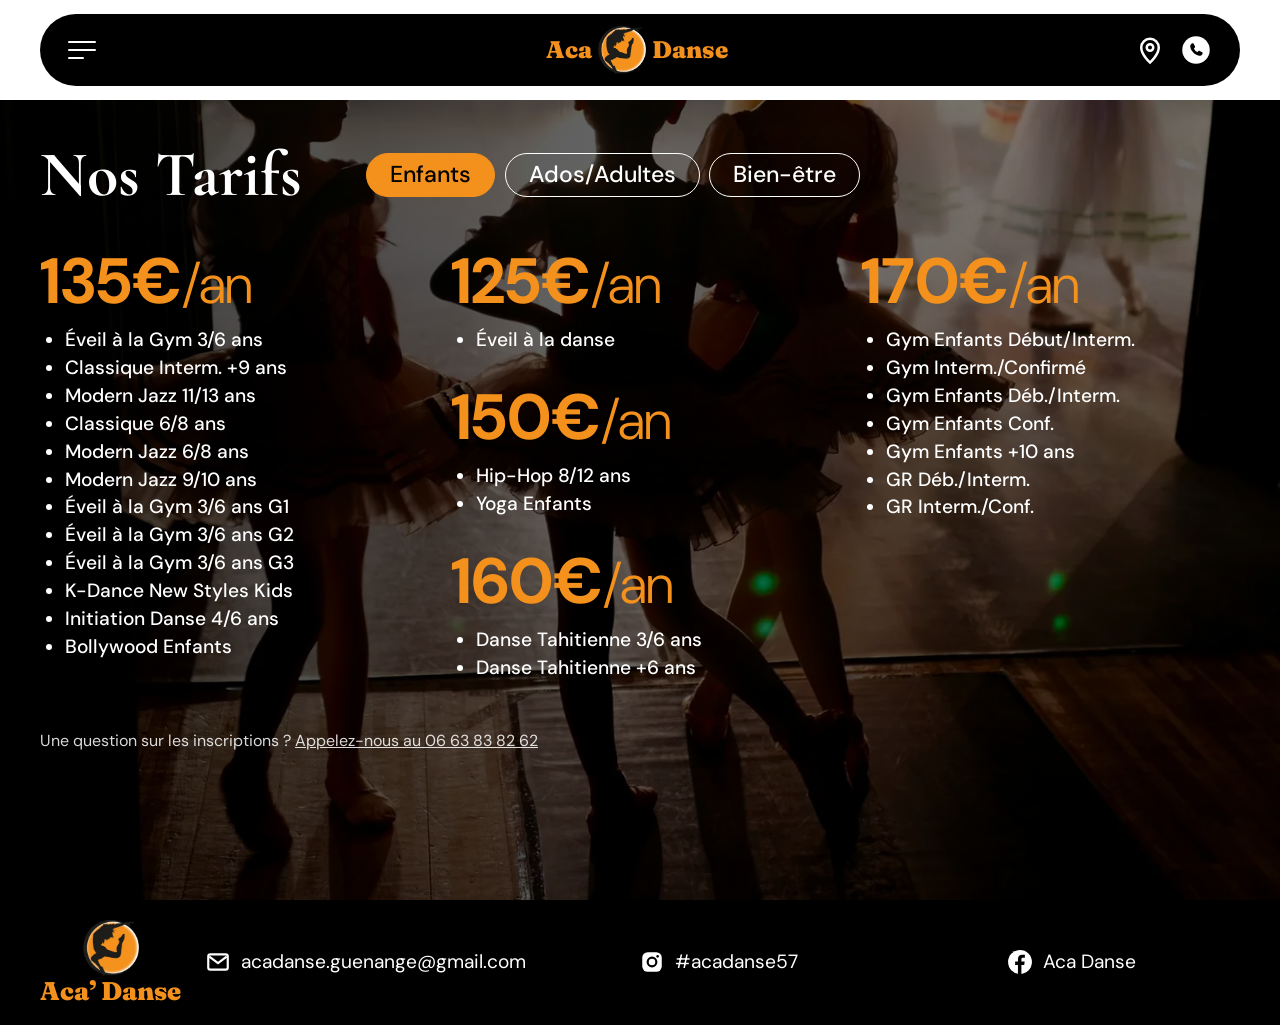
<file: tarifs.html>
<!doctype html>
<html lang="fr">
<head>
  <meta charset="utf-8">
  <meta name="viewport" content="width=device-width, initial-scale=1">
  <title>Nos tarifs — Aca Danse</title>
  <meta name="description" content="Tarifs annuels des cours enfants, ados/adultes et bien-être d’Aca Danse.">
  <meta name="theme-color" content="#000000">
  <link rel="icon" href="assets/favicon.png">
  <link rel="preconnect" href="https://fonts.googleapis.com">
  <link rel="preconnect" href="https://fonts.gstatic.com" crossorigin>
  <link rel="stylesheet" href="https://fonts.googleapis.com/css2?family=Cormorant+Garamond:ital,wght@0,500;0,600;0,700;1,400&family=DM+Sans:opsz,wght@9..40,400;9..40,500;9..40,700&family=Fraunces:opsz,wght@9..144,300;9..144,400;9..144,700;9..144,900&display=swap">
  <link rel="stylesheet" href="styles.css?v=4">
  <script src="app.js?v=4"></script>
</head>
<body data-page="tarifs">
  <main id="main" class="tarifs" data-tab="enfants">
    <div class="tarifs-bg" aria-hidden="true">
      <img data-for="enfants" src="assets/img/tarifs-enfants.webp" alt="">
      <img data-for="adultes" src="assets/img/tarifs-adultes.webp" alt="" loading="lazy">
      <img data-for="bien-etre" src="assets/img/tarifs-bien-etre.webp" alt="" loading="lazy">
    </div>
    <div class="wrap">
      <div class="tarifs-head">
        <h1>Nos Tarifs</h1>
        <div class="tabs" role="tablist" aria-label="Catégorie">
          <button role="tab" type="button" id="t-enfants" data-tab="enfants" aria-controls="p-enfants">Enfants</button>
          <button role="tab" type="button" id="t-adultes" data-tab="adultes" aria-controls="p-adultes">Ados/Adultes</button>
          <button role="tab" type="button" id="t-bien-etre" data-tab="bien-etre" aria-controls="p-bien-etre">Bien-être</button>
        </div>
      </div>
      <div class="prices" role="tabpanel" id="p-enfants" aria-labelledby="t-enfants">
          <div class="col">
            <div class="price reveal"><p class="amount">135€<small>/an</small></p><ul><li>Éveil à la Gym 3/6 ans</li><li>Classique Interm. +9 ans</li><li>Modern Jazz 11/13 ans</li><li>Classique 6/8 ans</li><li>Modern Jazz 6/8 ans</li><li>Modern Jazz 9/10 ans</li><li>Éveil à la Gym 3/6 ans G1</li><li>Éveil à la Gym 3/6 ans G2</li><li>Éveil à la Gym 3/6 ans G3</li><li>K-Dance New Styles Kids</li><li>Initiation Danse 4/6 ans</li><li>Bollywood Enfants</li></ul></div>
          </div>
          <div class="col">
            <div class="price reveal"><p class="amount">125€<small>/an</small></p><ul><li>Éveil à la danse</li></ul></div>
            <div class="price reveal"><p class="amount">150€<small>/an</small></p><ul><li>Hip-Hop 8/12 ans</li><li>Yoga Enfants</li></ul></div>
            <div class="price reveal"><p class="amount">160€<small>/an</small></p><ul><li>Danse Tahitienne 3/6 ans</li><li>Danse Tahitienne +6 ans</li></ul></div>
          </div>
          <div class="col">
            <div class="price reveal"><p class="amount">170€<small>/an</small></p><ul><li>Gym Enfants Début/Interm.</li><li>Gym Interm./Confirmé</li><li>Gym Enfants Déb./Interm.</li><li>Gym Enfants Conf.</li><li>Gym Enfants +10 ans</li><li>GR Déb./Interm.</li><li>GR Interm./Conf.</li></ul></div>
          </div>
      </div>
      <div class="prices" role="tabpanel" id="p-adultes" aria-labelledby="t-adultes" hidden>
          <div class="col">
            <div class="price reveal"><p class="amount">140€<small>/an</small></p><ul><li>Jazz Funk Début./Interm.</li><li>K-Dance New Style G1</li><li>K-Dance New Style G2</li><li>K-Dance New Style G3</li></ul></div>
            <div class="price reveal"><p class="amount">145€<small>/an</small></p><ul><li>Classique Adultes</li><li>Modern Jazz Ados +14 ans</li><li>Dance Heels</li></ul></div>
          </div>
          <div class="col">
            <div class="price reveal"><p class="amount">150€<small>/an</small></p><ul><li>Break Dance</li></ul></div>
            <div class="price reveal"><p class="amount">160€<small>/an</small></p><ul><li>Bollywood Intermédiaire</li></ul></div>
            <div class="price reveal"><p class="amount">175€<small>/an</small></p><ul><li>Modern Jazz Adultes</li></ul></div>
          </div>
          <div class="col">
            <div class="price reveal"><p class="amount">205€<small>/an</small></p><ul><li>Bollywood Avancés</li><li>Danse Orientale</li><li>Dance Hall / Hip-Hop</li></ul></div>
            <div class="price reveal"><p class="amount">240€<small>/an</small></p><ul><li>Danse Tahitienne</li></ul></div>
            <div class="price reveal"><p class="amount">255€<small>/an</small></p><ul><li>Danse Africaine</li></ul></div>
          </div>
      </div>
      <div class="prices" role="tabpanel" id="p-bien-etre" aria-labelledby="t-bien-etre" hidden>
          <div class="col">
            <div class="price reveal"><p class="amount">140€<small>/an</small></p><ul><li>Gym Douce</li><li>Gym Adaptée</li></ul></div>
            <div class="price reveal"><p class="amount">145€<small>/an</small></p><ul><li>Yoga</li></ul></div>
          </div>
          <div class="col">
            <div class="price reveal"><p class="amount">150€<small>/an</small></p><ul><li>Renforcement Musculaire</li><li>Cardio Dance</li></ul></div>
            <div class="price reveal"><p class="amount">155€<small>/an</small></p><ul><li>Fitness</li><li>Pilates</li><li>Pilates Rééducatif</li><li>Qi Gong</li></ul></div>
          </div>
          <div class="col">
            <div class="price reveal"><p class="amount">170€<small>/an</small></p><ul><li>Bien-être / Shiatsu</li></ul></div>
          </div>
      </div>
      <p class="tarifs-note">Une question sur les inscriptions ? <a href="tel:+33663838262">Appelez-nous au 06 63 83 82 62</a></p>
    </div>
  </main>
  <script>init()</script>
</body>
</html>
</file>
<file: styles.css>
/* Aca Danse — mobile-first. Couleurs et polices issues de la maquette Figma. */
:root {
  --orange: #f4911c;
  --brown: #643d0f;
  --ink: #000;
  --paper: #fff;
  --cream: #f6efe6;
  --display: 'Fraunces', Georgia, serif;
  --serif: 'Cormorant Garamond', Georgia, serif;
  --sans: 'DM Sans', system-ui, sans-serif;
  --hh: 76px; /* header height incl. margin */
  --ease: cubic-bezier(.2, .7, .2, 1);
}
@media (min-width: 760px) { :root { --hh: 100px; } }

*, *::before, *::after { box-sizing: border-box; }
html { scroll-behavior: smooth; scroll-padding-top: var(--hh); -webkit-text-size-adjust: 100%; }
html, body { overflow-x: clip; }
body {
  margin: 0;
  color: var(--ink);
  background: var(--paper);
  font: 400 1rem/1.6 var(--display);
  -webkit-font-smoothing: antialiased;
}
img { display: block; max-width: 100%; }
[hidden] { display: none !important; }
a { color: inherit; }
h1, h2, h3 { margin: 0; font-family: var(--serif); font-weight: 700; line-height: 1.1; }
p { margin: 0; }
button { font: inherit; color: inherit; }
:focus-visible { outline: 2px solid var(--orange); outline-offset: 3px; }
.wrap { width: min(1200px, 100% - 32px); margin-inline: auto; }

.skip {
  position: fixed; top: 8px; left: 8px; z-index: 200;
  padding: .6em 1em; color: #fff; background: #000; border-radius: 8px;
  transform: translateY(-200%);
}
.skip:focus { transform: none; }
.visually-hidden { position: absolute; width: 1px; height: 1px; overflow: hidden; clip-path: inset(50%); white-space: nowrap; }

/* Light pages: soft orange blobs ("Déco" ellipses of the mockup). */
.light, .slide.light {
  background:
    radial-gradient(35% 30% at 8% 12%, rgb(244 145 28 / .16), transparent 70%),
    radial-gradient(30% 30% at 95% 42%, rgb(244 145 28 / .14), transparent 70%),
    radial-gradient(35% 35% at 10% 85%, rgb(244 145 28 / .12), transparent 70%),
    radial-gradient(30% 25% at 70% 95%, rgb(255 166 38 / .12), transparent 70%),
    var(--paper);
}

/* Page-to-page transition: pages cross-fade, the header stays put.
   Browsers without cross-document view transitions simply swap pages. */
@media (prefers-reduced-motion: no-preference) { @view-transition { navigation: auto; } }
.site-header { view-transition-name: site-header; }
body:has(.intro) .site-header { view-transition-name: none; } /* the intro covers the header */
::view-transition-old(root), ::view-transition-new(root) { animation-duration: .35s; }

/* ---------- Header ---------- */
.site-header {
  position: sticky; top: 0; z-index: 50;
  padding: 10px 12px;
  background: var(--paper);
}
.bar {
  position: relative;
  display: grid;
  grid-template-columns: 1fr auto 1fr;
  align-items: center;
  max-width: 1200px; height: 56px;
  margin: 0 auto;
  padding: 0 14px 0 8px;
  color: #fff;
  background: #000;
  border-radius: 999px;
  transition: box-shadow .3s;
}
.scrolled .bar { box-shadow: 0 8px 30px rgb(0 0 0 / .25); }
.menu-btn {
  justify-self: start;
  display: grid; place-items: center;
  width: 48px; height: 48px;
  padding: 0;
  background: none; border: 0; border-radius: 50%;
  cursor: pointer;
}
.menu-btn span, .menu-btn span::before, .menu-btn span::after {
  display: block; width: 28px; height: 2px;
  background: currentColor; border-radius: 2px;
  transition: transform .3s var(--ease), background .2s, width .3s;
}
.menu-btn span { position: relative; }
.menu-btn span::before, .menu-btn span::after { content: ""; position: absolute; left: 0; }
.menu-btn span::before { top: -8px; }
.menu-btn span::after { top: 8px; width: 16px; }
.menu-btn:hover, .open .menu-btn { color: var(--orange); }
.open .menu-btn span { background: transparent; }
.open .menu-btn span::before { transform: translateY(8px) rotate(45deg); }
.open .menu-btn span::after { width: 28px; transform: translateY(-8px) rotate(-45deg); }

.brand {
  display: flex; align-items: center; gap: .3rem;
  color: var(--orange);
  font: 900 1.2rem/1 var(--display);
  text-decoration: none;
}
.brand img { width: 38px; height: 38px; transition: transform .6s var(--ease); }
.brand:hover img { transform: rotate(-12deg) scale(1.08); }
.quick { justify-self: end; display: flex; align-items: center; gap: .35rem; }
.quick a { display: grid; place-items: center; width: 40px; height: 40px; border-radius: 50%; transition: color .2s; }
.quick a:hover { color: var(--orange); }
.quick svg { width: 26px; height: 26px; }

.menu {
  position: absolute; top: calc(100% + 8px); left: 8px;
  min-width: 220px;
  padding: 8px 0;
  background: #000;
  border-radius: 14px;
  box-shadow: 0 16px 40px rgb(0 0 0 / .3);
  opacity: 0; visibility: hidden;
  transform: translateY(-8px);
  transition: opacity .25s, transform .25s var(--ease), visibility .25s;
}
.open .menu { opacity: 1; visibility: visible; transform: none; }
.menu a {
  display: block;
  padding: .6rem 1.2rem;
  font: 400 1.1rem/1.3 var(--sans);
  text-decoration: none;
  transition: background .15s, color .15s;
}
.menu a:hover, .menu a[aria-current] { color: #000; background: var(--orange); }

@media (min-width: 760px) {
  .site-header { padding: 14px 24px; }
  .bar { height: 72px; padding: 0 24px 0 18px; }
  .brand { font-size: 1.5rem; gap: .4rem; }
  .brand img { width: 48px; height: 48px; }
  .quick svg { width: 30px; height: 30px; }
  .menu { left: 18px; }
}

/* ---------- Footer ---------- */
.site-footer {
  --icon-bg: #000;
  display: grid;
  justify-items: center;
  gap: 1rem;
  padding: 2rem 16px 2.25rem;
  color: #fff;
  background: #000;
  font: 400 1rem/1.3 var(--sans);
  text-align: center;
}
.site-footer a { display: inline-flex; align-items: center; gap: .6rem; text-decoration: none; transition: color .2s; }
.site-footer a:hover { color: var(--orange); }
.site-footer svg { width: 26px; height: 26px; flex: none; }
.f-brand { flex-direction: column; gap: .2rem !important; color: var(--orange); font: 900 1.6rem/1 var(--display); }
.f-brand img { width: 56px; height: 56px; }
@media (min-width: 860px) {
  .site-footer { grid-template-columns: auto 1fr 1fr 1fr; padding: 1.25rem 2.5rem; font-size: 1.2rem; }
}

/* ---------- Shared bits ---------- */
.btn {
  display: inline-block;
  padding: .12em .65em .18em;
  color: #fff;
  font: 300 clamp(1.4rem, 3vw, 2.5rem)/1.2 var(--display);
  text-decoration: none;
  border: 1px solid currentColor;
  border-radius: 999px;
  backdrop-filter: blur(2px);
  transition: color .25s, background .25s, transform .25s var(--ease);
}
.btn:hover { color: var(--orange); background: rgb(0 0 0 / .35); transform: translateY(-2px); }
.btn-dark {
  padding: .75em 1.4em;
  color: #000;
  font: 500 1rem/1 var(--sans);
  border: 1.5px solid #000;
}
.btn-dark:hover { color: #000; background: var(--orange); border-color: var(--orange); }

/* Heading with a hairline running out to the left edge, as in the mockup. */
.ruled { position: relative; width: fit-content; margin-inline: auto; padding-bottom: .45em; }
.ruled::after {
  content: "";
  position: absolute; bottom: 0;
  left: -100vw;
  width: calc(100vw + 100% + 1rem);
  height: 1px;
  background: currentColor;
  opacity: .7;
  transform-origin: left;
  transition: transform 1.2s .15s var(--ease);
}
.ruled.reveal::after { transform: scaleX(0); }
.ruled.in::after { transform: none; }

.sub { font: italic 400 clamp(1.2rem, 2vw, 1.6rem)/1.35 var(--serif); }
em { color: var(--orange); font-style: normal; }

.reveal { opacity: 0; transform: translateY(24px); transition: opacity .8s var(--ease), transform .8s var(--ease); transition-delay: calc(var(--d, 0) * 90ms); }
.reveal.in { opacity: 1; transform: none; }
.reveal.now { transition: none; } /* on screen at load: no entrance, see reveal() */
.ruled.reveal { transform: none; opacity: 1; } /* heading stays, its line draws in */

.dots { display: flex; justify-content: center; gap: .4rem; margin-top: .75rem; }
.dots button {
  display: grid; place-items: center;
  width: 28px; height: 28px; padding: 0;
  background: none; border: 0; cursor: pointer;
}
.dots button::before {
  content: ""; width: 6px; height: 6px;
  background: currentColor; border-radius: 50%;
  outline: 1px solid transparent;
  outline-offset: 0;
  transition: outline-offset .3s, outline-color .3s;
}
.dots button[aria-current]::before { outline: 1px solid currentColor; outline-offset: 5px; }
.carousel.fits .dots, .carousel.fits .arrow { display: none; }

.track {
  position: relative; /* offsetParent of the items: carousel() reads their offsetLeft */
  display: grid;
  grid-auto-flow: column;
  gap: 16px;
  overflow-x: auto;
  scroll-snap-type: x mandatory;
  overscroll-behavior-x: contain;
  scrollbar-width: none;
}
.track::-webkit-scrollbar { display: none; }
.track > * { scroll-snap-align: center; }

/* ---------- Home ---------- */
.side-dots {
  position: fixed; left: 18px; top: 50%; z-index: 40;
  display: none;
  flex-direction: column; gap: .6rem;
  transform: translateY(-50%);
}
.side-dots a { display: grid; place-items: center; width: 30px; height: 30px; color: var(--orange); }
.side-dots a::before {
  content: ""; width: 7px; height: 7px;
  background: currentColor; border-radius: 50%;
  outline: 1px solid transparent;
  transition: outline-offset .3s, outline-color .3s, transform .2s;
}
.side-dots a[aria-current]::before { outline: 1px solid currentColor; outline-offset: 7px; }
.side-dots a:hover::before { transform: scale(1.4); }
@media (min-width: 900px) { .side-dots { display: flex; } }

.slide {
  position: relative;
  display: grid; place-items: center;
  min-height: calc(100svh - var(--hh));
  padding: 3rem 16px;
  overflow: hidden;
  color: #fff;
  background: #000;
  text-align: center;
}
.slide-bg, .split-bg {
  position: absolute; inset: 0;
  width: 100%; height: 100%;
  object-fit: cover;
}
.slide:not(.light)::after {
  content: ""; position: absolute; inset: 0;
  background: linear-gradient(180deg, rgb(0 0 0 / .15), rgb(0 0 0 / .45));
  pointer-events: none;
}
.slide > :not(.slide-bg, .split-bg) { position: relative; z-index: 1; }
.slide-content { display: grid; justify-items: center; gap: 1.25rem; max-width: 1100px; }
.slide h2 { font-size: clamp(1.9rem, 4.2vw, 3rem); text-wrap: balance; }
.slide .btn { margin-top: 1rem; }
/* Slow zoom on the background while the section is on screen. */
@media (prefers-reduced-motion: no-preference) {
  .slide-bg, .split-bg img { animation: kenburns 18s ease-in-out infinite alternate; }
}
@keyframes kenburns { to { transform: scale(1.08); } }

.hero { align-content: center; gap: clamp(2rem, 8vh, 5rem); }
.hero-title { display: flex; flex-wrap: wrap; align-items: center; justify-content: center; gap: 0 1rem; }
.hero h1 {
  color: var(--orange);
  font: 900 clamp(3.2rem, 9vw, 7.5rem)/1 var(--display);
  letter-spacing: -.01em;
  animation: rise 1.1s .2s var(--ease) both;
}
.hero h1 span { white-space: nowrap; }
.hero-logo {
  width: clamp(150px, 24vw, 330px); height: auto;
  filter: drop-shadow(0 10px 40px rgb(0 0 0 / .5));
  animation: spin-in 1.4s var(--ease) both;
}
.tagline { font: 700 clamp(1.6rem, 3.4vw, 3rem)/1.15 var(--serif); animation: rise 1s .6s var(--ease) both; }
.tagline.ruled::after { animation: draw 1.2s .9s var(--ease) both; }
@keyframes rise { from { opacity: 0; transform: translateY(30px); } }
@keyframes spin-in { from { opacity: 0; transform: rotate(-25deg) scale(.7); } }
@keyframes draw { from { transform: scaleX(0); } }
@media (min-width: 900px) {
  .hero-logo { margin-left: -2.5rem; }
  .hero-title { transform: translateX(8%); }
}

.split .split-bg { display: grid; grid-template-rows: 1fr 1fr; }
.split .split-bg img { width: 100%; height: 100%; object-fit: cover; min-height: 0; }
.split-ctas { display: flex; flex-wrap: wrap; justify-content: center; gap: 1rem 2rem; }
@media (min-width: 760px) {
  .split .split-bg { grid-template-rows: none; grid-template-columns: 1fr 1fr; }
  .split .slide-content { width: 100%; }
  .split-ctas { width: 50%; justify-self: start; } /* over the galas half of the split background */
}

.about { display: block; padding-block: 2.5rem 3rem; color: var(--ink); text-align: left; }
.about-grid { display: grid; gap: 2.5rem; }
.about h2 { margin-bottom: 1rem; color: var(--orange); font-size: clamp(2rem, 3vw, 2.4rem); }
.about p + p { margin-top: 1em; }
.about-grid > div p { max-width: 62ch; font-size: 1rem; }
.where { display: grid; justify-items: center; align-content: start; gap: 1rem; font-style: normal; text-align: center; }
.where .addr { font: 500 clamp(1.4rem, 2.4vw, 2rem)/1.2 var(--sans); }
.where .place { font: 600 clamp(1.4rem, 2.4vw, 2rem)/1.15 var(--serif); }
.where small { font: italic 400 1.1rem var(--serif); }
.where .tel { display: inline-flex; align-items: center; gap: .5rem; font: 500 clamp(1.4rem, 2.4vw, 2rem)/1 var(--sans); text-decoration: none; }
.where .tel svg { width: 1.2em; height: 1.2em; }
.where .tel:hover { color: var(--orange); }
.photo-gallery .track { grid-auto-columns: 82%; }
.photo-gallery img { width: 100%; aspect-ratio: 300 / 288; object-fit: cover; border-radius: 16px; }
@media (min-width: 860px) {
  .about { min-height: calc(100svh - var(--hh)); padding-left: 60px; }
  .about-grid { grid-template-columns: 1.4fr 1fr; gap: 4rem; }
  .photo-gallery .track { grid-auto-columns: calc((100% - 2 * 3.5rem) / 3); gap: 3.5rem; }
}
@media (min-width: 900px) {
  html:has(body[data-page="home"]) { scroll-snap-type: y proximity; }
  .slide { scroll-snap-align: start; }
}

/* ---------- Intro (Début) ---------- */
.intro {
  position: fixed; inset: 0; z-index: 100;
  display: grid; place-items: center; align-content: center; gap: 1.5rem;
  overflow: hidden;
  color: #fff;
  background: #fff;
  cursor: pointer;
  transition: transform .8s cubic-bezier(.7, 0, .3, 1);
}
.intro.out { transform: translateY(-100%); }
.intro-wedge {
  position: absolute; inset: 0;
  background: #000;
  clip-path: polygon(30% 0, 100% 0, 100% 100%, -10% 100%);
  animation: wedge .8s cubic-bezier(.7, 0, .3, 1) both;
}
@keyframes wedge { from { transform: translateX(100%); } }
.intro-logo, .intro-text { position: relative; }
.intro-logo {
  display: flex; align-items: center; gap: .5rem;
  color: var(--orange);
  font: 900 clamp(2.4rem, 8vw, 6rem)/1 var(--display);
}
.intro-logo img { width: clamp(110px, 20vw, 240px); animation: spin-in 1s .55s var(--ease) both; }
.intro-logo span { animation: rise .8s .7s var(--ease) both; }
.intro-text {
  padding-bottom: .3em;
  font: 700 clamp(2.4rem, 7vw, 6rem)/1 var(--serif);
  border-bottom: 1px solid rgb(255 255 255 / .7);
  animation: rise .8s 1s var(--ease) both;
}
@media (min-width: 900px) {
  .intro { justify-items: end; padding-right: 6vw; }
  .intro-wedge { clip-path: polygon(53% 0, 100% 0, 100% 100%, 13% 100%); }
}

/* ---------- Danses / Activités ---------- */
.select {
  position: relative;
  min-height: calc(100svh - var(--hh));
  padding: 2rem 16px 4rem;
  color: #fff;
  background: linear-gradient(180deg, rgb(0 0 0 / .35), rgb(0 0 0 / .55)), var(--bg) center / cover fixed, #1a0a02;
  text-align: center;
}
.select h1 { max-width: 1100px; margin: 0 auto 2.5rem; font-size: clamp(2rem, 4vw, 3rem); }
.pill-list { display: grid; gap: 1rem; max-width: 1230px; margin: 0 auto; }
.pill-card {
  position: relative;
  display: grid; place-items: center;
  height: clamp(88px, 11vw, 136px);
  overflow: hidden;
  isolation: isolate;
  border-radius: 999px;
  text-decoration: none;
  box-shadow: 0 10px 30px rgb(0 0 0 / .35);
}
.pill-card img {
  position: absolute; inset: 0; z-index: -1;
  width: 100%; height: 100%; object-fit: cover;
  transition: transform 1s var(--ease), filter .5s;
  filter: brightness(.7);
}
.pill-card span {
  padding: 0 1.5rem;
  font: 700 clamp(1.7rem, 5vw, 4rem)/1 var(--serif);
  text-shadow: 0 2px 18px rgb(0 0 0 / .6);
  transition: letter-spacing .5s var(--ease), color .3s;
}
.pill-card:hover img { transform: scale(1.08); filter: brightness(.85); }
.pill-card:hover span { color: var(--orange); letter-spacing: .02em; }
@media (min-width: 760px) { .select { padding: 2.5rem 24px 5rem; } .pill-list { gap: 1.75rem; } }

/* ---------- Fiche cours ---------- */
.page { padding: 1rem 0 4rem; min-height: calc(100svh - var(--hh)); }
.back { display: inline-block; margin-bottom: 1.5rem; font: 500 .95rem var(--sans); text-decoration: none; }
.back:hover { color: var(--orange); }
.fiche { display: grid; gap: 2.5rem; }
.fiche h1 { margin-bottom: 1rem; font-size: clamp(2.4rem, 5vw, 3.5rem); font-weight: 600; }
.fiche-tag { margin-bottom: .9rem; font: 900 clamp(1.2rem, 2.6vw, 1.75rem)/1.2 var(--display); text-transform: uppercase; letter-spacing: .01em; }
.fiche-text > p { max-width: 64ch; }
.fiche-text { container-type: inline-size; }
.fiche-cards { display: grid; gap: 1rem; margin-top: 2.25rem; }
@container (min-width: 600px) { .fiche-cards { grid-template-columns: repeat(3, 1fr); } } /* three across or stacked, never 2 + 1 */
.fiche-card {
  padding: 1.5rem 1rem 1.75rem;
  text-align: center;
  background: linear-gradient(140deg, rgb(244 145 28 / .32), rgb(255 255 255 / .55) 55%, rgb(244 145 28 / .2));
  border: 1.5px solid var(--orange);
  border-radius: 24px;
}
.fiche-card h2 { margin-bottom: .9rem; font: 900 1.3rem/1.25 var(--display); text-wrap: balance; }
.fiche-card p { font-size: 1.05rem; font-weight: 300; line-height: 1.4; }
.fiche-side { display: grid; justify-items: center; align-content: start; gap: 1.75rem; }
.fiche-profs { width: min(100%, 240px); }
.fiche-note { max-width: 30ch; font-weight: 700; line-height: 1.4; text-align: center; text-wrap: balance; }
@media (min-width: 860px) { .fiche-profs { width: 260px; } .fiche-cards { gap: 1.75rem; } }
.fiche-profs .track { grid-auto-columns: 100%; }
.prof { margin: 0; }
.prof img, .prof-empty div {
  width: 100%; aspect-ratio: 250 / 290;
  object-fit: cover;
  border-radius: 18px;
  filter: grayscale(1);
  transition: filter .6s, transform .6s var(--ease);
}
.prof:hover img, .prof.is-active img { filter: none; }
.prof-empty div { display: grid; place-items: center; background: var(--cream); filter: none; }
.prof-empty div img { width: 45%; height: auto; aspect-ratio: auto; opacity: .35; border-radius: 0; filter: grayscale(1); }
.prof figcaption { margin-top: .6rem; font: 600 1.5rem/1.2 var(--serif); text-align: center; }
@media (hover: none) { .prof img { filter: none; } }
@media (min-width: 860px) {
  .fiche { grid-template-columns: minmax(0, 1fr) 300px; gap: 4rem; align-items: start; }
}

.horaires { margin-top: 3.5rem; }
.horaires h2, .day h2 { margin-bottom: 1.25rem; font-size: clamp(1.8rem, 3vw, 2.4rem); }
.sessions { display: grid; gap: .9rem; }
.session {
  display: grid; gap: .15rem;
  padding: .9rem 1.5rem;
  color: #fff;
  background: linear-gradient(180deg, var(--brown) 34%, var(--orange));
  border-radius: 28px;
  font-family: var(--sans);
  text-align: center;
  text-decoration: none;
  box-shadow: 0 8px 20px rgb(100 61 15 / .2);
  transition: transform .3s var(--ease), box-shadow .3s;
}
.session strong { font-size: clamp(1.05rem, 2vw, 1.4rem); font-weight: 700; }
.session span { font-size: clamp(.95rem, 1.6vw, 1.15rem); font-weight: 500; }
a.session:hover { transform: translateY(-3px); box-shadow: 0 14px 28px rgb(100 61 15 / .3); }
@media (min-width: 760px) { .sessions { grid-template-columns: repeat(auto-fill, minmax(min(100%, 460px), 1fr)); gap: 1.1rem 1.5rem; } .session { border-radius: 999px; } }
.ctas { display: flex; flex-wrap: wrap; gap: .75rem; margin-top: 2rem; }
.photo-gallery { margin-top: 3.5rem; }
.fiche-nav { display: flex; justify-content: space-between; gap: 1rem; margin-top: 4rem; padding-top: 1.5rem; border-top: 1px solid rgb(0 0 0 / .15); font: 500 1rem var(--sans); }
.fiche-nav a { text-decoration: none; }
.fiche-nav a:hover { color: var(--orange); }
.empty { display: grid; gap: 1.5rem; padding-block: 4rem; }

/* ---------- Planning ---------- */
.planning, .galas { position: relative; overflow: hidden; isolation: isolate; }
.planning::before, .galas::before {
  content: "";
  position: absolute; left: -6vw; bottom: 2rem; z-index: -1;
  width: min(45vw, 420px); aspect-ratio: 1;
  background: url(assets/img/logo.webp) center / contain no-repeat;
  opacity: .14;
}
.galas::after {
  content: "";
  position: absolute; right: -2rem; top: -1rem; z-index: -1;
  width: min(30vw, 200px); aspect-ratio: 1;
  background: url(assets/img/logo.webp) center / contain no-repeat;
  opacity: .14;
}
.planning h1, .galas h1 { font-size: clamp(2.4rem, 5vw, 4rem); }
.chips {
  display: flex; gap: .5rem;
  margin: 1.5rem -16px 2.5rem;
  padding: 4px 16px;
  overflow-x: auto;
  scrollbar-width: none;
  mask-image: linear-gradient(90deg, transparent, #000 16px, #000 calc(100% - 32px), transparent);
}
.chips::-webkit-scrollbar { display: none; }
.chips a {
  flex: none;
  padding: .35em .95em;
  font: 400 1rem/1.3 var(--sans);
  text-decoration: none;
  white-space: nowrap;
  border: 1.5px solid #000;
  border-radius: 999px;
  transition: color .2s, background .2s, border-color .2s;
}
.chips a:hover { color: var(--orange); border-color: var(--orange); }
.chips a[aria-current] { color: #000; background: var(--orange); border-color: var(--orange); }
@media (min-width: 760px) {
  .chips { flex-wrap: wrap; margin-inline: 0; padding-inline: 0; overflow: visible; mask-image: none; }
  .chips a { font-size: 1.1rem; }
}
.day + .day { margin-top: 2.5rem; }
.day h2 { color: var(--orange); }

/* ---------- Tarifs ---------- */
.tarifs {
  position: relative;
  min-height: calc(100svh - var(--hh));
  padding: 2.5rem 0 4rem;
  overflow: hidden;
  color: #fff;
  background: #000;
}
.tarifs-bg img {
  position: absolute; inset: 0;
  width: 100%; height: 100%; object-fit: cover;
  opacity: 0;
  transition: opacity .8s;
}
.tarifs-bg::after { content: ""; position: absolute; inset: 0; background: linear-gradient(90deg, rgb(0 0 0 / .75), rgb(0 0 0 / .45)); }
.tarifs[data-tab="enfants"] [data-for="enfants"],
.tarifs[data-tab="adultes"] [data-for="adultes"],
.tarifs[data-tab="bien-etre"] [data-for="bien-etre"] { opacity: 1; }
.tarifs .wrap { position: relative; }
.tarifs-head { display: flex; flex-wrap: wrap; align-items: center; gap: 1.25rem 2.5rem; margin-bottom: 2.5rem; }
.tarifs h1 { font-size: clamp(2.6rem, 5vw, 4rem); }
.tabs { display: flex; flex-wrap: wrap; gap: .6rem; }
.tabs button {
  padding: .3em 1em;
  font: 500 clamp(1rem, 1.8vw, 1.5rem)/1.2 var(--sans);
  background: none;
  border: 1.5px solid #fff;
  border-radius: 999px;
  cursor: pointer;
  transition: color .2s, background .2s, border-color .2s;
}
.tabs button:hover { color: var(--orange); border-color: var(--orange); }
.tabs button[aria-selected="true"] { color: #000; background: var(--orange); border-color: var(--orange); }
.prices { display: grid; gap: 2rem; }
.prices:not([hidden]) { animation: rise .6s var(--ease); }
.col { display: grid; gap: 2rem; align-content: start; }
.amount { color: var(--orange); font: 700 clamp(2.6rem, 5vw, 4rem)/1 var(--sans); }
.amount small { font-size: .85em; font-weight: 300; }
.price ul { margin: .75rem 0 0; padding-left: 1.3em; font: 500 clamp(1.05rem, 1.5vw, 1.3rem)/1.45 var(--sans); }
.tarifs-note { margin-top: 3rem; font: 400 1rem var(--sans); opacity: .85; }
.tarifs-note a:hover { color: var(--orange); }
@media (min-width: 860px) { .prices { grid-template-columns: repeat(3, 1fr); } .tarifs-head { gap: 1.5rem 4rem; } }

/* ---------- Galas ---------- */
.coverflow { position: relative; margin-top: 1.5rem; }
.coverflow .track {
  gap: 0;
  padding-block: 1rem;
  padding-inline: calc(50% - var(--card) / 2);
  --card: clamp(230px, 62vw, 352px);
  grid-auto-columns: var(--card);
  /* "Ambiance fond" of the mockup: warm edges, clear centre. */
  background: linear-gradient(90deg, rgb(244 145 28 / .28), rgb(244 145 28 / 0) 40% 60%, rgb(244 145 28 / .28)), #fbf5ee;
}
.gala {
  position: relative;
  display: block;
  margin: 0;
  text-decoration: none;
  aspect-ratio: 352 / 550;
  transform: scale(.82);
  transition: transform .6s var(--ease), filter .6s;
  filter: grayscale(1) brightness(.95);
}
.gala.is-active { z-index: 1; transform: none; filter: none; }
.gala img { width: 100%; height: 100%; object-fit: cover; border-radius: 18px; box-shadow: 0 20px 50px rgb(0 0 0 / .3); }
.gala-cap {
  position: absolute; inset: 0;
  display: grid; place-content: center; text-align: center;
  color: #fff;
  opacity: 0;
  transition: opacity .5s .1s;
  text-shadow: 0 4px 30px rgb(0 0 0 / .5);
}
.gala.is-active .gala-cap { opacity: 1; }
.gala-cap span { font: 700 clamp(2.4rem, 5vw, 3.3rem)/1 var(--serif); }
.gala-cap strong { font: 700 clamp(3.4rem, 7vw, 4.4rem)/1 var(--display); }
.gala:hover img { box-shadow: 0 20px 50px rgb(244 145 28 / .45); }

/* ---------- Page d'un gala ---------- */
.gala-page { padding-bottom: 3rem; background: #000; color: #fff; }
.gala-page .back { color: #fff; margin: 1.25rem 0 1rem; }
.show { position: relative; }
.show .track { gap: 0; grid-auto-columns: 100%; }
.scene {
  position: relative;
  margin: 0;
  height: max(420px, min(56.25vw, 100svh - var(--hh) - 6rem));
  min-width: 0;
  overflow: hidden;
}
.scene img, .scene video { position: absolute; inset: 0; width: 100%; height: 100%; object-fit: cover; background: #000; }
.scene::after { content: ""; position: absolute; inset: 0; background: linear-gradient(90deg, rgb(0 0 0 / .6), rgb(0 0 0 / .1) 60%); pointer-events: none; }
.scene-text { pointer-events: none; position: absolute; z-index: 1; top: clamp(1.5rem, 6vw, 4rem); left: clamp(1rem, 6vw, 5rem); right: 1rem; max-width: 34rem; }
.scene h2 { font: 400 clamp(2rem, 4.5vw, 3.4rem)/1.1 var(--serif); }
.scene-intro h2 { font: 700 clamp(2.4rem, 5vw, 3.6rem)/1.05 var(--serif); }
.scene-intro h2 strong { display: block; font: 700 clamp(2.8rem, 6vw, 4.4rem)/1 var(--display); }
.scene-intro p { margin-top: 1rem; font: 400 clamp(1rem, 1.5vw, 1.25rem)/1.45 var(--serif); }
/* Au-dessus de la barre de lecture des vidéos. */
.show-cta { position: absolute; z-index: 2; right: clamp(1rem, 4vw, 3rem); bottom: 7.5rem; }
.show-cta .btn { font-size: clamp(1rem, 1.6vw, 1.35rem); padding: .35em 1em; background: rgb(0 0 0 / .35); }
.show .dots { color: #fff; }
.show .arrow[data-dir="-1"] { left: 16px; }
.show .arrow[data-dir="1"] { right: 16px; }
.gala-soon { display: grid; gap: 1.5rem; justify-items: start; }
.gala-soon h1, .download h1 { font-size: clamp(2.2rem, 5vw, 3.6rem); }
.download a { font: 500 clamp(1rem, 1.6vw, 1.25rem)/1.5 var(--serif); word-break: break-all; }
.download p + p { margin-top: 1.5rem; }
.coverflow .dots { color: #000; }
.arrow {
  position: absolute; top: calc(50% - 1.5rem); z-index: 2;
  display: none;
  width: 3rem; height: 3rem; padding: 0 0 .15em;
  font: 400 2.2rem/1 var(--serif);
  background: rgb(255 255 255 / .85);
  border: 0; border-radius: 50%;
  box-shadow: 0 6px 20px rgb(0 0 0 / .15);
  cursor: pointer;
  transition: background .2s;
}
.arrow:hover { background: var(--orange); }
.arrow[data-dir="-1"] { left: max(16px, calc(50% - 560px)); }
.arrow[data-dir="1"] { right: max(16px, calc(50% - 560px)); }
@media (hover: hover) and (min-width: 760px) { .arrow { display: block; } }

@media (prefers-reduced-motion: reduce) {
  *, *::before, *::after { animation: none !important; transition-duration: .01ms !important; scroll-behavior: auto !important; }
  .reveal { opacity: 1; transform: none; }
}
</file>
